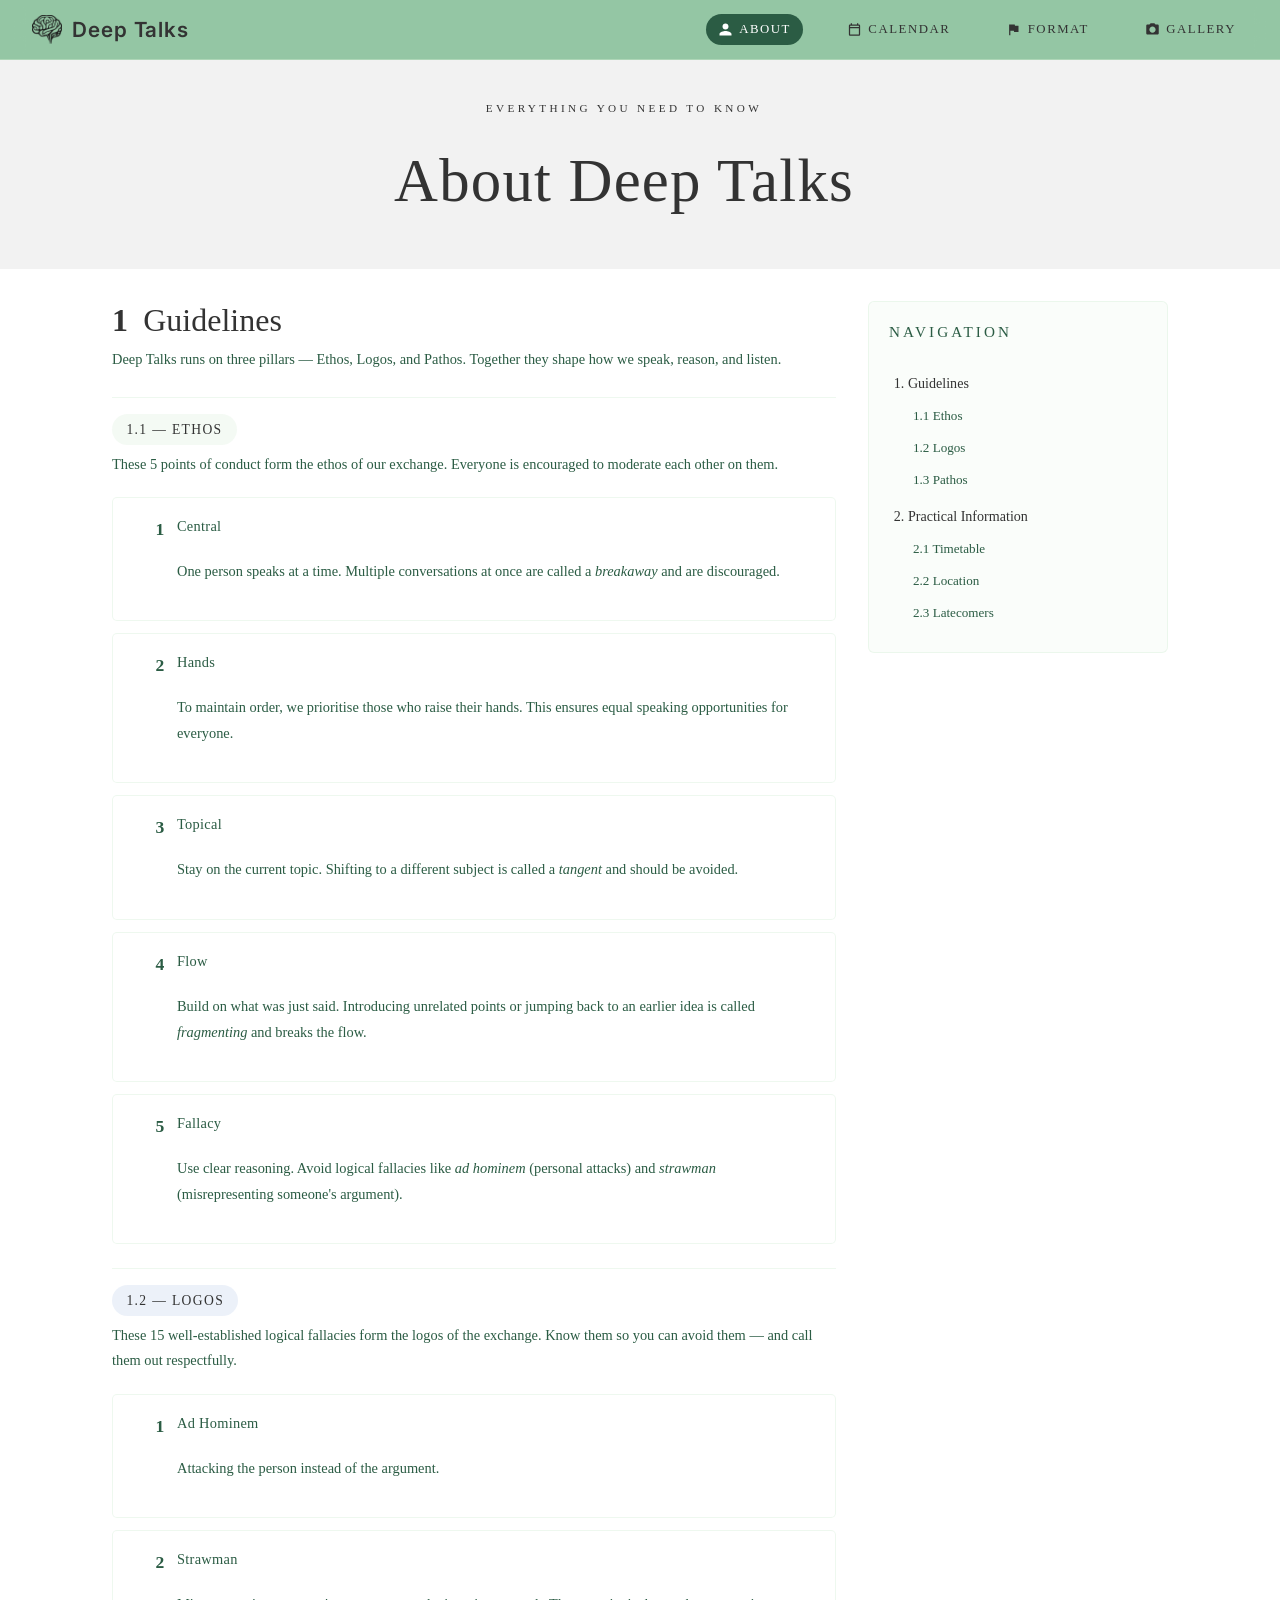
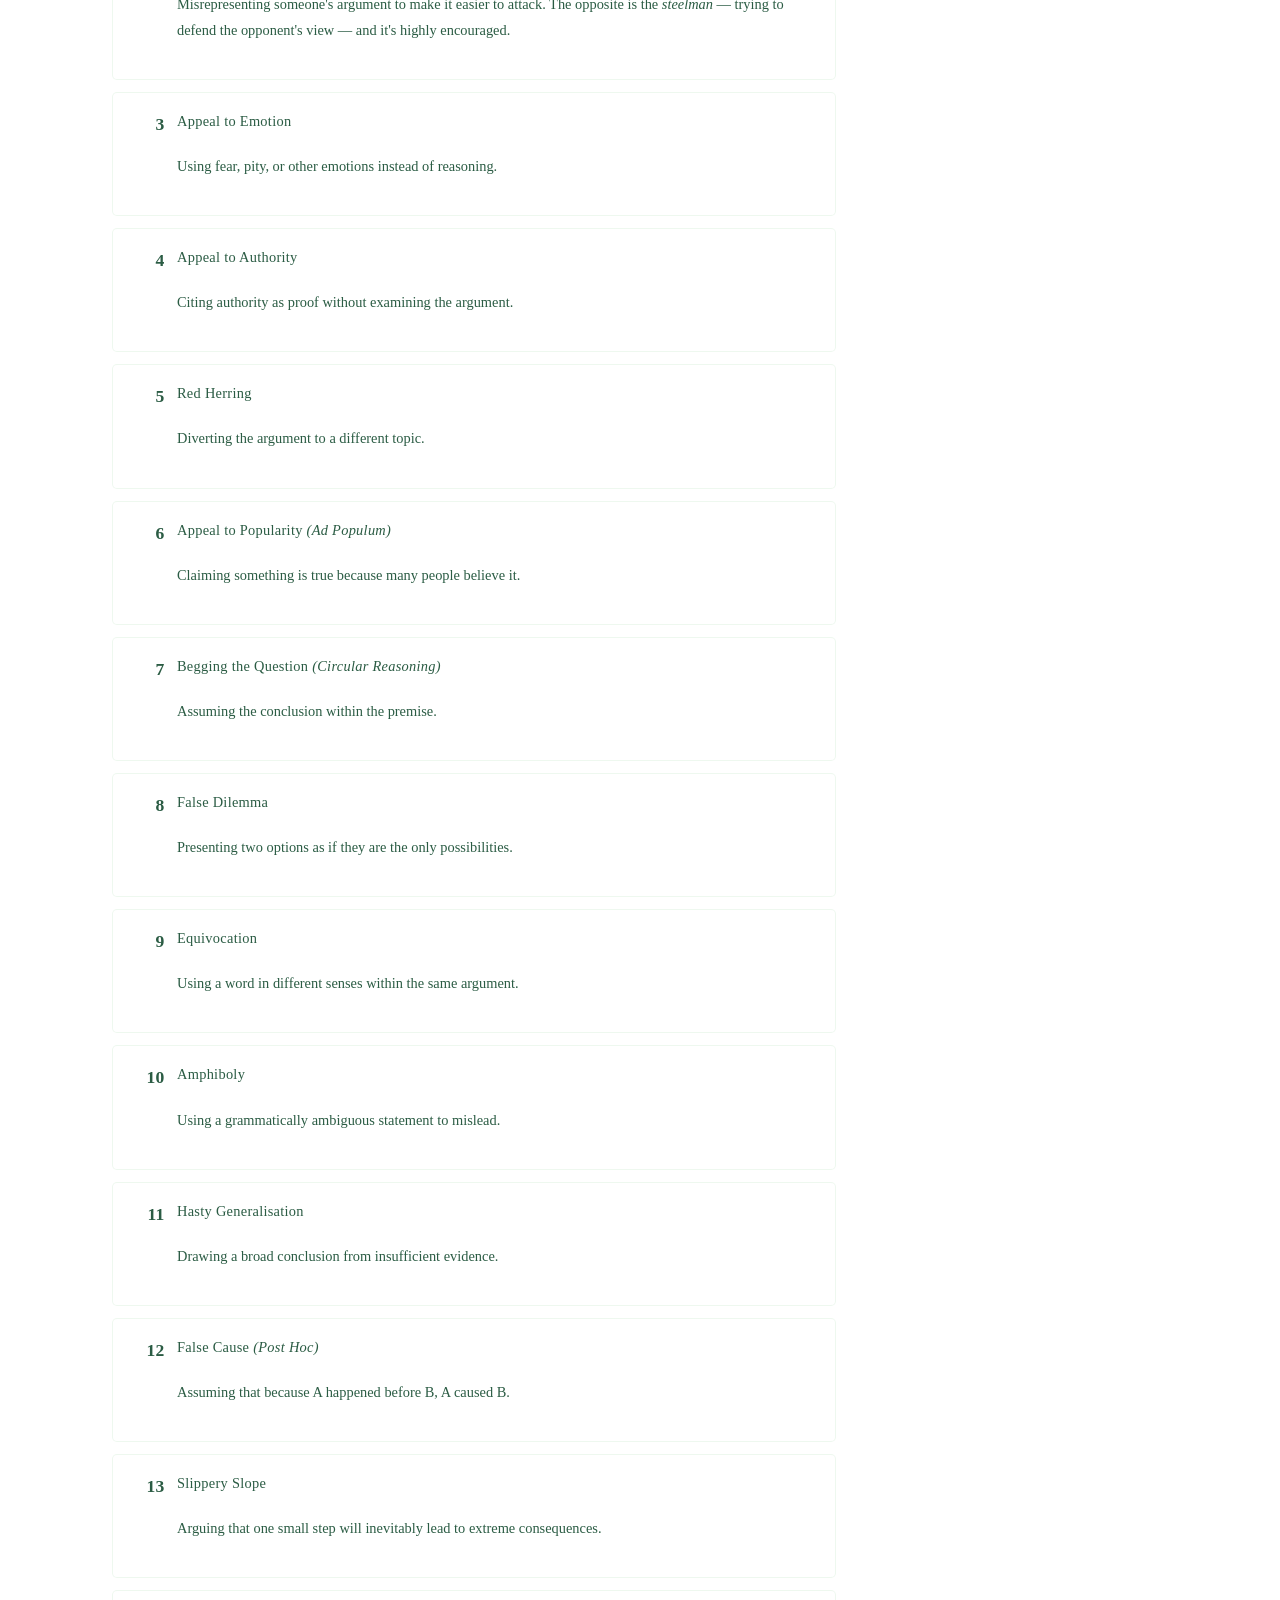
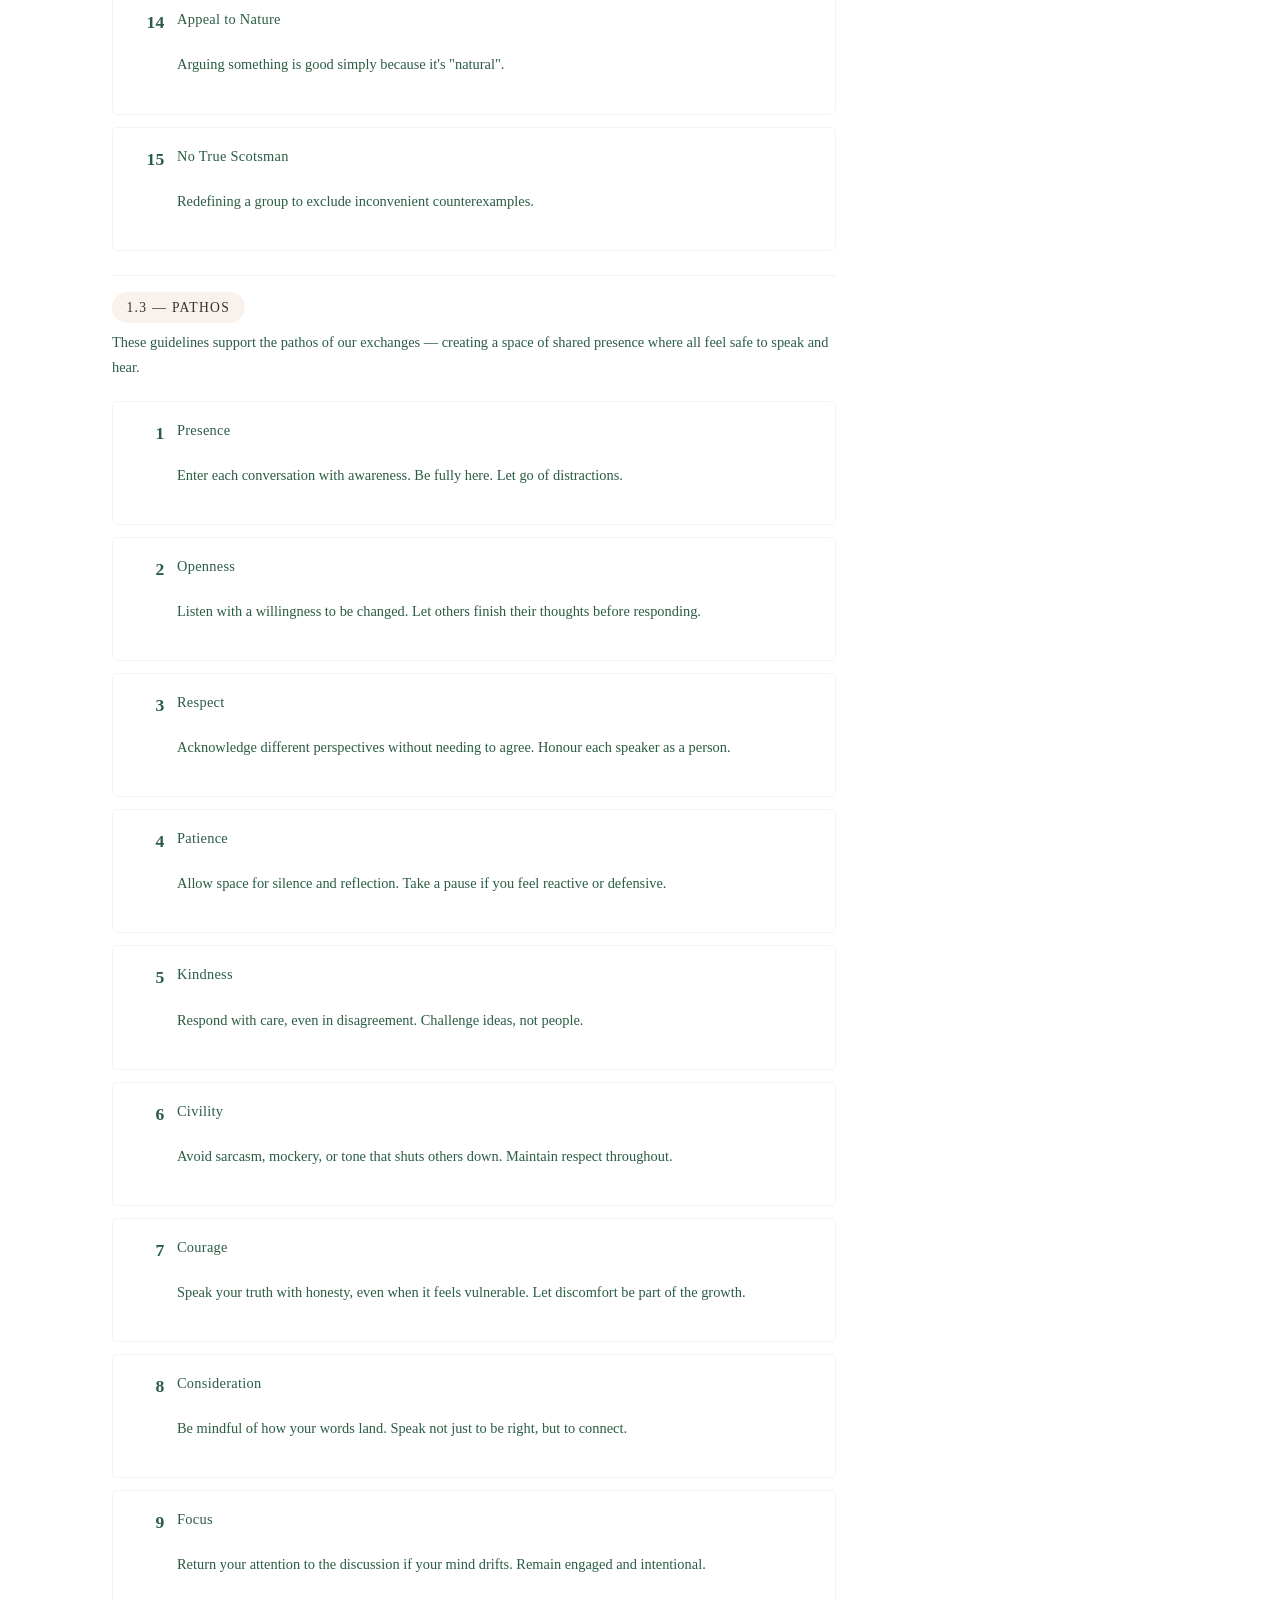
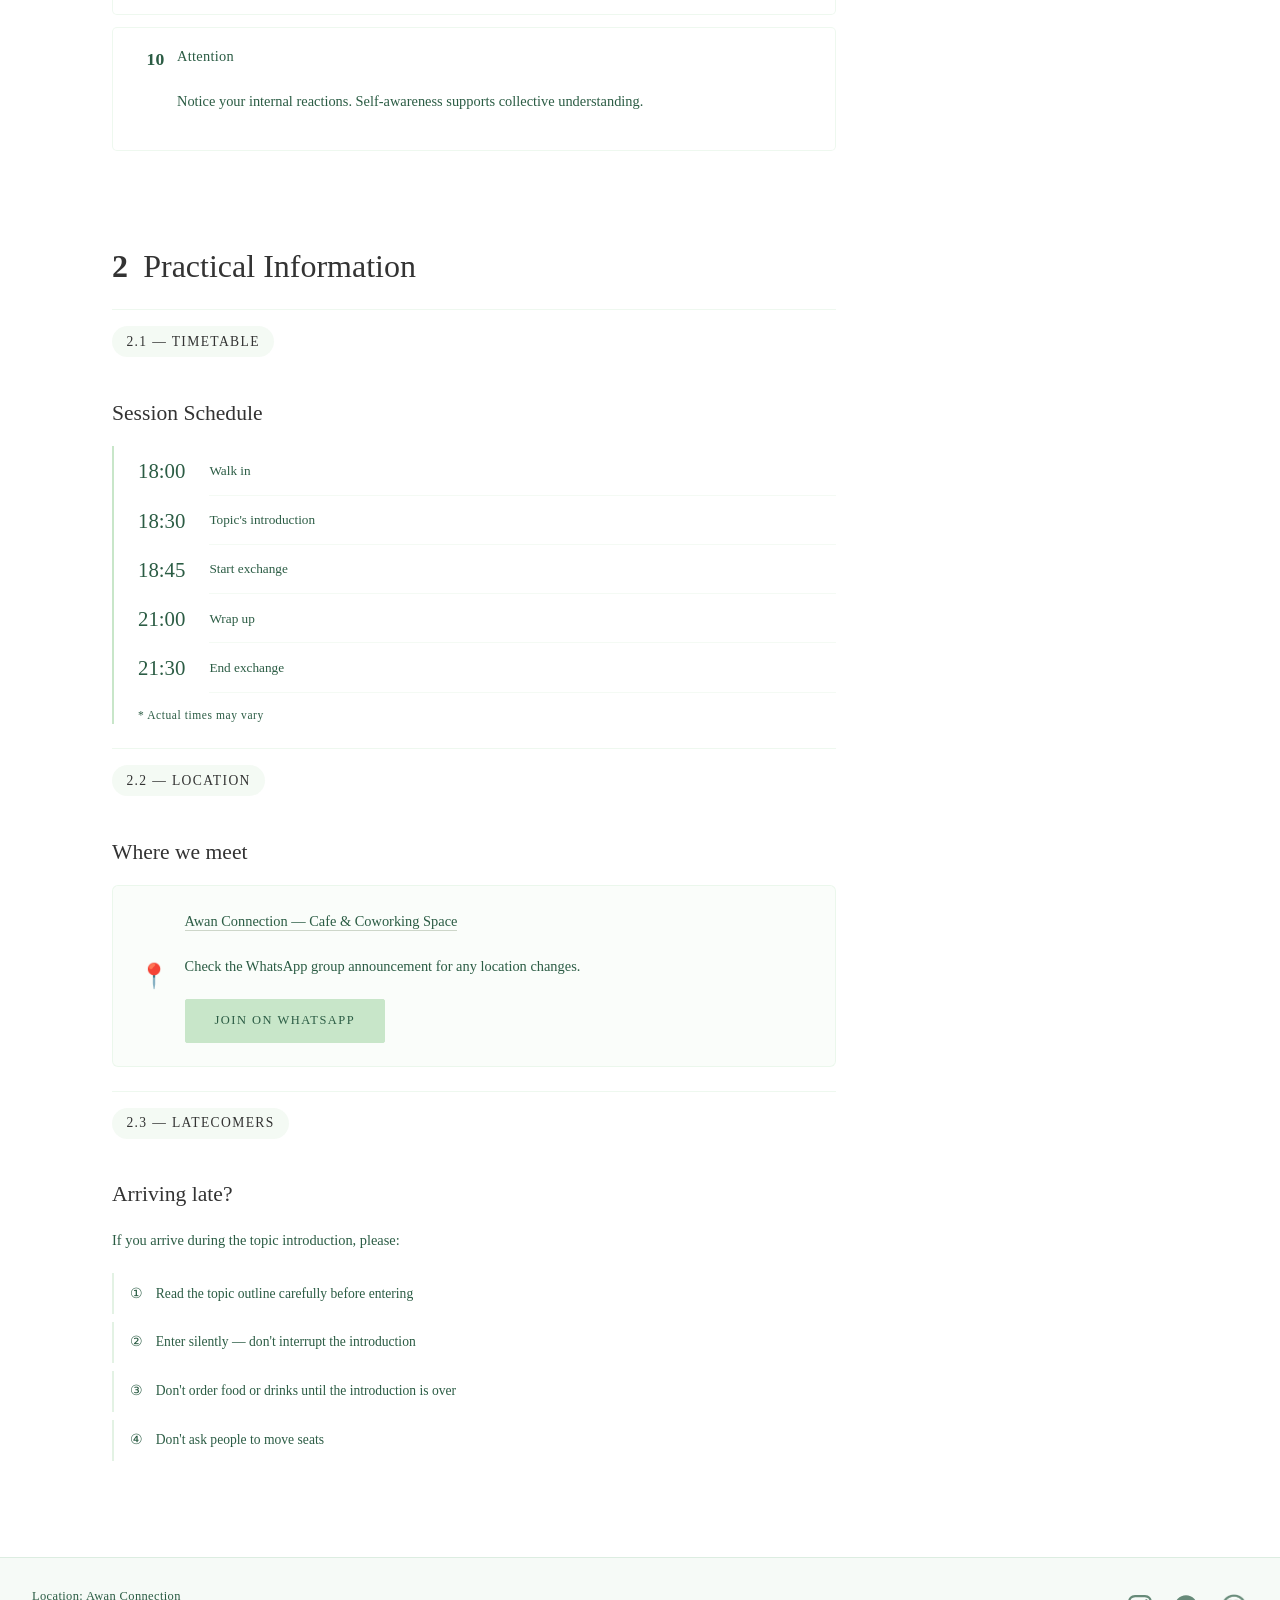
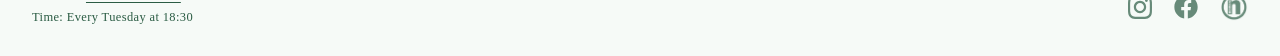
<file: about.html>
<!DOCTYPE html>
<html lang="en">
<head>
  <meta charset="UTF-8" />
  <meta name="viewport" content="width=device-width, initial-scale=1.0" />
  <title>About — Deep Talks</title>
  <!-- Open Graph / Social sharing -->
  <meta property="og:type" content="website" />
  <meta property="og:title" content="About — Deep Talks" />
  <meta property="og:description" content="Group circle discussions in Canggu, Bali. A community for meaningful conversations." />
  <meta property="og:url" content="https://deeptalkscanggu.github.io/about.html" />
  <meta property="og:image" content="https://deeptalkscanggu.github.io/images/deeptalks-green.webp" />
  <link rel="icon" href="images/favicon.webp" type="image/webp" />
  <link rel="preconnect" href="https://fonts.googleapis.com" />
  <link rel="preconnect" href="https://fonts.gstatic.com" crossorigin />
  <link rel="stylesheet" href="https://fonts.googleapis.com/css2?family=Inter:wght@400;600&display=swap" />
  <link rel="stylesheet" href="style.css" />
  <style>
    /* ── TOC ── */
    .toc {
      display: block;
      position: static;
      background: rgba(200,230,201,0.1);
      border: 1px solid rgba(200,230,201,0.3);
      border-radius: 6px;
      padding: 1.3rem 1.6rem;
      margin: 1.5rem 0 2.5rem;
    }
    .toc ol {
      list-style: none;
      padding: 0;
      counter-reset: toc-section;
    }
    .toc > ol > li {
      margin-bottom: 0.75rem;
    }
    .toc a {
      color: var(--grey-dark);
      text-decoration: none;
      font-size: 0.88rem;
      transition: background 0.25s, color 0.25s, padding 0.25s;
      border-radius: 4px;
      padding: 0.1rem 0.3rem;
    }
    .toc a:hover { background: var(--green-dark); color: white; padding: 0.2rem 0.5rem; }
    .toc-title {
      font-size: 0.65rem;
      letter-spacing: 0.2em;
      text-transform: uppercase;
      color: var(--grey-soft);
      margin-bottom: 0.75rem;
    }
    .toc ol ol {
      margin-top: 0.4rem;
      margin-left: 1.2rem;
    }
    .toc ol ol li { margin-bottom: 0.4rem; }
    .toc ol ol a { font-size: 0.82rem; color: var(--green-dark); transition: background 0.25s, color 0.25s, padding 0.25s; border-radius: 4px; padding: 0.1rem 0.3rem; }
    .toc ol ol a:hover { background: var(--green-dark); color: white; padding: 0.2rem 0.5rem; }

    .about-page-hero {
      background: #f2f2f2;
      background-image: none;
      min-height: 200px;
      padding: calc(60px + 2.5rem) 2rem 2.5rem;
      margin-top: 0;
      justify-content: center;
      text-align: center;
      align-items: center;
    }

    .page-hero.about-page-hero .page-hero-eyebrow {
      color: var(--grey-dark);
      margin-bottom: 0.85rem;
    }

    .page-hero.about-page-hero + .content-section {
      padding-top: 0.5rem;
    }

    .about-section .section-tag {
      color: var(--grey-dark);
    }

    .location-name a {
      color: inherit;
      text-decoration: none;
      border-bottom: 1px solid rgba(120,140,110,0.35);
      padding-bottom: 1px;
    }

    @media (min-width: 980px) {
      .page-hero.about-page-hero {
        text-align: center;
        align-items: center;
        padding-left: 0;
      }
      .page-hero.about-page-hero .page-hero-eyebrow,
      .page-hero.about-page-hero h1 {
        max-width: 720px;
      }

      .content-section {
        max-width: 1120px !important;
        margin: 0 auto;
        padding: 2rem 2rem 2rem !important;
        display: grid;
        grid-template-columns: minmax(0, 1fr) 300px;
        grid-template-rows: auto;
        gap: 2rem;
        align-items: start;
      }

      .toc {
        margin: 0;
        position: sticky;
        top: 76px;
        align-self: start;
        grid-column: 2;
        grid-row: 1 / span 2;
        height: fit-content;
        padding: 1rem 1.25rem;
      }

      .about-section {
        grid-column: 1;
      }
    }

    .mobile-toc-wrapper {
      display: none;
    }

    @media (max-width: 979px) {
      .page-hero.about-page-hero {
        min-height: 160px;
        padding: calc(60px + 2rem) 2rem 2rem;
      }
      .content-section {
        display: block;
        max-width: 820px;
        margin: 0 auto;
        padding: 1.5rem 2rem 2rem;
      }
      .toc {
        display: none;
      }
      .mobile-toc-wrapper {
        display: block;
        max-width: 820px;
        margin: 1.5rem auto;
        padding: 1.3rem 1.6rem;
        background: rgba(200,230,201,0.1);
        border: 1px solid rgba(200,230,201,0.3);
        border-radius: 6px;
      }
      .mobile-toc-wrapper .toc-title { text-align: right; font-size: 0.95rem; letter-spacing: 0.2em; text-transform: uppercase; color: var(--green-dark); margin-bottom: 0.75rem; }
      .mobile-toc-list {
        list-style: none;
        text-align: right;
        padding: 0;
        margin: 0;
      }
      .mobile-toc-list li { margin-bottom: 0.75rem; }
      .mobile-toc-list ol { list-style: none; padding: 0; margin: 0.4rem 0 0 0; }
      .mobile-toc-list ol li { margin-bottom: 0.4rem; }
      .mobile-toc-list a { color: var(--grey-dark); text-decoration: none; font-size: 0.88rem; border-radius: 4px; padding: 0.1rem 0.3rem; transition: background 0.25s, color 0.25s, padding 0.25s; }
      .mobile-toc-list a:hover { background: var(--green-dark); color: white; padding: 0.2rem 0.5rem; }
      .mobile-toc-list ol a { font-size: 0.88rem; color: var(--green-dark); border-radius: 4px; padding: 0.1rem 0.3rem; transition: background 0.25s, color 0.25s, padding 0.25s; }
      .mobile-toc-list ol a:hover { background: var(--green-dark); color: white; padding: 0.2rem 0.5rem; }
    }

    /* ── SECTION HEADINGS ── */
    .about-section { margin-bottom: 4rem; }

    .section-heading {
      display: flex;
      align-items: baseline;
      gap: 0.75rem;
      margin-bottom: 0.5rem;
    }

    .section-number {
      font-size: 2rem;
      letter-spacing: 0.1em;
      color: var(--grey-dark);
      font-weight: 700;
      line-height: 1.2;
      flex-shrink: 0;
    }

    .about-section h2 {
      font-family: 'Times New Roman', serif;
      font-size: 2rem;
      font-weight: 400;
      color: var(--grey-dark);
      margin: 0;
      line-height: 1.2;
    }

    .about-section h3 {
      font-family: 'Times New Roman', serif;
      font-size: 1.35rem;
      font-weight: 400;
      color: var(--grey-dark);
      margin: 2rem 0 1rem;
    }

    .about-section p {
      color: var(--green-dark);
      font-size: 0.9rem;
      line-height: 1.8;
      margin-bottom: 1.2rem;
    }

    /* ── RULE CARDS ── */
    .rules-grid {
      display: grid;
      gap: 0.75rem;
      margin-top: 1rem;
    }

    .rule-card {
      display: grid;
      grid-template-columns: 2rem 1fr;
      gap: 0.8rem;
      align-items: start;
      background: rgba(255,255,255,0.8);
      border: 1px solid rgba(200,230,201,0.3);
      border-radius: 5px;
      padding: 1rem 1.2rem;
      transition: border-color 0.2s, background 0.2s;
    }

    .rule-card:hover {
      border-color: rgba(200,230,201,0.5);
      background: rgba(200,230,201,0.1);
    }

    .rule-num {
      font-family: 'Times New Roman', serif;
      font-size: 1.1rem;
      color: var(--green-dark);
      font-weight: 600;
      text-align: right;
      padding-top: 1px;
    }

    .rule-body {}

    .rule-name {
      font-size: 0.85rem;
      font-weight: 500;
      color: var(--grey-dark);
      letter-spacing: 0.02em;
      margin-bottom: 0.25rem;
    }

    .rule-desc {
      font-size: 0.8rem;
      color: var(--green-dark);
      line-height: 1.6;
      margin: 0;
    }

    /* ── TIMETABLE ── */
    .timetable {
      display: grid;
      grid-template-columns: auto 1fr;
      gap: 0 1.5rem;
      margin-top: 1rem;
      border-left: 2px solid var(--green-mid);
      padding-left: 1.5rem;
    }

    .time-slot-time {
      font-family: 'Times New Roman', serif;
      font-size: 1.3rem;
      color: var(--green-dark);
      padding: 0.5rem 0;
      white-space: nowrap;
    }

    .time-slot-label {
      font-size: 0.83rem;
      color: var(--green-dark);
      padding: 0.5rem 0;
      display: flex;
      align-items: center;
      border-bottom: 1px solid rgba(200,230,201,0.2);
    }

    .timetable-note {
      grid-column: 1 / -1;
      font-size: 0.72rem;
      color: var(--green-dark);
      margin-top: 0.8rem;
      letter-spacing: 0.05em;
    }

    /* ── LOCATION CARD ── */
    .location-card {
      background: rgba(200,230,201,0.1);
      border: 1px solid rgba(200,230,201,0.3);
      border-radius: 6px;
      padding: 1.4rem 1.6rem;
      display: flex;
      align-items: center;
      gap: 1rem;
      margin-top: 1rem;
    }

    .location-icon { font-size: 1.5rem; }

    .location-name {
      font-family: 'Times New Roman', serif;
      font-size: 1.2rem;
      color: var(--grey-dark);
    }

    .location-sub {
      font-size: 0.78rem;
      color: var(--green-dark);
      margin-top: 0.2rem;
    }

    /* ── LATECOMERS ── */
    .latecomer-steps {
      list-style: none;
      margin-top: 1rem;
      display: flex;
      flex-direction: column;
      gap: 0.5rem;
    }

    .latecomer-steps li {
      display: flex;
      gap: 0.8rem;
      align-items: flex-start;
      font-size: 0.85rem;
      color: var(--green-dark);
      padding: 0.6rem 1rem;
      border-left: 2px solid rgba(200,230,201,0.5);
    }

    .step-icon { color: var(--green-dark); font-style: normal; flex-shrink: 0; }

    /* ── DIVIDER ── */
    .about-divider {
      border: none;
      border-top: 1px solid rgba(200,230,201,0.3);
      margin: 1.5rem 0 1rem;
    }

    /* ── PATHOS / ETHOS COLOURS ── */
    .tag-ethos  { background: rgba(200,230,201,0.2); color: var(--green-mid); }
    .tag-logos  { background: rgba(100,140,200,0.12); color: #9ab4e8; }
    .tag-pathos { background: rgba(200,140,100,0.12); color: #e8c49a; }

    .about-section .section-tag,
    .about-section .section-tag.tag-ethos,
    .about-section .section-tag.tag-logos,
    .about-section .section-tag.tag-pathos {
      color: var(--grey-dark);
    }

    .section-tag {
      display: inline-block;
      font-size: 0.85rem;
      letter-spacing: 0.1em;
      text-transform: uppercase;
      padding: 0.3rem 0.9rem;
      border-radius: 20px;
      margin-bottom: 0.4rem;
    }
  </style>
</head>
<body>

  <nav id="nav-root"></nav>

  <section class="page-hero about-page-hero">
    <p class="page-hero-eyebrow">Everything You Need To Know</p>
    <h1>About Deep Talks</h1>
  </section>

  <div class="mobile-toc-wrapper">
    <p class="toc-title">Navigation</p>
    <ol class="mobile-toc-list">
      <li><a href="#guidelines">Guidelines 1</a>
        <ol>
          <li><a href="#ethos">Ethos 1.1</a></li>
          <li><a href="#logos">Logos 1.2</a></li>
          <li><a href="#pathos">Pathos 1.3</a></li>
        </ol>
      </li>
      <li><a href="#practical">Practical Information 2</a>
        <ol>
          <li><a href="#timetable">Timetable 2.1</a></li>
          <li><a href="#location">Location 2.2</a></li>
          <li><a href="#latecomers">Latecomers 2.3</a></li>
        </ol>
      </li>
    </ol>
  </div>

  <div class="content-section" style="max-width: 820px;">

    <!-- TABLE OF CONTENTS -->
    <nav class="toc" aria-label="Table of contents">
      <p class="toc-title">Navigation</p>
      <ol>
        <li>
          <a href="#guidelines">1. Guidelines</a>
          <ol>
            <li><a href="#ethos">1.1 Ethos</a></li>
            <li><a href="#logos">1.2 Logos</a></li>
            <li><a href="#pathos">1.3 Pathos</a></li>
          </ol>
        </li>
        <li>
          <a href="#practical">2. Practical Information</a>
          <ol>
            <li><a href="#timetable">2.1 Timetable</a></li>
            <li><a href="#location">2.2 Location</a></li>
            <li><a href="#latecomers">2.3 Latecomers</a></li>
          </ol>
        </li>
      </ol>
    </nav>

    <!-- ── 1. GUIDELINES ── -->
    <div class="about-section" id="guidelines">
      <div class="section-heading">
        <span class="section-number">1</span>
        <h2>Guidelines</h2>
      </div>
      <p>Deep Talks runs on three pillars — Ethos, Logos, and Pathos. Together they shape how we speak, reason, and listen.</p>

      <!-- 1.1 ETHOS -->
      <hr class="about-divider" id="ethos" />
      <span class="section-tag tag-ethos">1.1 — Ethos</span>
      <p>These 5 points of conduct form the ethos of our exchange. Everyone is encouraged to moderate each other on them.</p>

      <div class="rules-grid">
        <div class="rule-card">
          <span class="rule-num">1</span>
          <div class="rule-body">
            <p class="rule-name">Central</p>
            <p class="rule-desc">One person speaks at a time. Multiple conversations at once are called a <em>breakaway</em> and are discouraged.</p>
          </div>
        </div>
        <div class="rule-card">
          <span class="rule-num">2</span>
          <div class="rule-body">
            <p class="rule-name">Hands</p>
            <p class="rule-desc">To maintain order, we prioritise those who raise their hands. This ensures equal speaking opportunities for everyone.</p>
          </div>
        </div>
        <div class="rule-card">
          <span class="rule-num">3</span>
          <div class="rule-body">
            <p class="rule-name">Topical</p>
            <p class="rule-desc">Stay on the current topic. Shifting to a different subject is called a <em>tangent</em> and should be avoided.</p>
          </div>
        </div>
        <div class="rule-card">
          <span class="rule-num">4</span>
          <div class="rule-body">
            <p class="rule-name">Flow</p>
            <p class="rule-desc">Build on what was just said. Introducing unrelated points or jumping back to an earlier idea is called <em>fragmenting</em> and breaks the flow.</p>
          </div>
        </div>
        <div class="rule-card">
          <span class="rule-num">5</span>
          <div class="rule-body">
            <p class="rule-name">Fallacy</p>
            <p class="rule-desc">Use clear reasoning. Avoid logical fallacies like <em>ad hominem</em> (personal attacks) and <em>strawman</em> (misrepresenting someone's argument).</p>
          </div>
        </div>
      </div>

      <!-- 1.2 LOGOS -->
      <hr class="about-divider" id="logos" />
      <span class="section-tag tag-logos">1.2 — Logos</span>
      <p>These 15 well-established logical fallacies form the logos of the exchange. Know them so you can avoid them — and call them out respectfully.</p>

      <div class="rules-grid">
        <div class="rule-card">
          <span class="rule-num">1</span>
          <div class="rule-body">
            <p class="rule-name">Ad Hominem</p>
            <p class="rule-desc">Attacking the person instead of the argument.</p>
          </div>
        </div>
        <div class="rule-card">
          <span class="rule-num">2</span>
          <div class="rule-body">
            <p class="rule-name">Strawman</p>
            <p class="rule-desc">Misrepresenting someone's argument to make it easier to attack. The opposite is the <em>steelman</em> — trying to defend the opponent's view — and it's highly encouraged.</p>
          </div>
        </div>
        <div class="rule-card">
          <span class="rule-num">3</span>
          <div class="rule-body">
            <p class="rule-name">Appeal to Emotion</p>
            <p class="rule-desc">Using fear, pity, or other emotions instead of reasoning.</p>
          </div>
        </div>
        <div class="rule-card">
          <span class="rule-num">4</span>
          <div class="rule-body">
            <p class="rule-name">Appeal to Authority</p>
            <p class="rule-desc">Citing authority as proof without examining the argument.</p>
          </div>
        </div>
        <div class="rule-card">
          <span class="rule-num">5</span>
          <div class="rule-body">
            <p class="rule-name">Red Herring</p>
            <p class="rule-desc">Diverting the argument to a different topic.</p>
          </div>
        </div>
        <div class="rule-card">
          <span class="rule-num">6</span>
          <div class="rule-body">
            <p class="rule-name">Appeal to Popularity <em>(Ad Populum)</em></p>
            <p class="rule-desc">Claiming something is true because many people believe it.</p>
          </div>
        </div>
        <div class="rule-card">
          <span class="rule-num">7</span>
          <div class="rule-body">
            <p class="rule-name">Begging the Question <em>(Circular Reasoning)</em></p>
            <p class="rule-desc">Assuming the conclusion within the premise.</p>
          </div>
        </div>
        <div class="rule-card">
          <span class="rule-num">8</span>
          <div class="rule-body">
            <p class="rule-name">False Dilemma</p>
            <p class="rule-desc">Presenting two options as if they are the only possibilities.</p>
          </div>
        </div>
        <div class="rule-card">
          <span class="rule-num">9</span>
          <div class="rule-body">
            <p class="rule-name">Equivocation</p>
            <p class="rule-desc">Using a word in different senses within the same argument.</p>
          </div>
        </div>
        <div class="rule-card">
          <span class="rule-num">10</span>
          <div class="rule-body">
            <p class="rule-name">Amphiboly</p>
            <p class="rule-desc">Using a grammatically ambiguous statement to mislead.</p>
          </div>
        </div>
        <div class="rule-card">
          <span class="rule-num">11</span>
          <div class="rule-body">
            <p class="rule-name">Hasty Generalisation</p>
            <p class="rule-desc">Drawing a broad conclusion from insufficient evidence.</p>
          </div>
        </div>
        <div class="rule-card">
          <span class="rule-num">12</span>
          <div class="rule-body">
            <p class="rule-name">False Cause <em>(Post Hoc)</em></p>
            <p class="rule-desc">Assuming that because A happened before B, A caused B.</p>
          </div>
        </div>
        <div class="rule-card">
          <span class="rule-num">13</span>
          <div class="rule-body">
            <p class="rule-name">Slippery Slope</p>
            <p class="rule-desc">Arguing that one small step will inevitably lead to extreme consequences.</p>
          </div>
        </div>
        <div class="rule-card">
          <span class="rule-num">14</span>
          <div class="rule-body">
            <p class="rule-name">Appeal to Nature</p>
            <p class="rule-desc">Arguing something is good simply because it's "natural".</p>
          </div>
        </div>
        <div class="rule-card">
          <span class="rule-num">15</span>
          <div class="rule-body">
            <p class="rule-name">No True Scotsman</p>
            <p class="rule-desc">Redefining a group to exclude inconvenient counterexamples.</p>
          </div>
        </div>
      </div>

      <!-- 1.3 PATHOS -->
      <hr class="about-divider" id="pathos" />
      <span class="section-tag tag-pathos">1.3 — Pathos</span>
      <p>These guidelines support the pathos of our exchanges — creating a space of shared presence where all feel safe to speak and hear.</p>

      <div class="rules-grid">
        <div class="rule-card">
          <span class="rule-num">1</span>
          <div class="rule-body">
            <p class="rule-name">Presence</p>
            <p class="rule-desc">Enter each conversation with awareness. Be fully here. Let go of distractions.</p>
          </div>
        </div>
        <div class="rule-card">
          <span class="rule-num">2</span>
          <div class="rule-body">
            <p class="rule-name">Openness</p>
            <p class="rule-desc">Listen with a willingness to be changed. Let others finish their thoughts before responding.</p>
          </div>
        </div>
        <div class="rule-card">
          <span class="rule-num">3</span>
          <div class="rule-body">
            <p class="rule-name">Respect</p>
            <p class="rule-desc">Acknowledge different perspectives without needing to agree. Honour each speaker as a person.</p>
          </div>
        </div>
        <div class="rule-card">
          <span class="rule-num">4</span>
          <div class="rule-body">
            <p class="rule-name">Patience</p>
            <p class="rule-desc">Allow space for silence and reflection. Take a pause if you feel reactive or defensive.</p>
          </div>
        </div>
        <div class="rule-card">
          <span class="rule-num">5</span>
          <div class="rule-body">
            <p class="rule-name">Kindness</p>
            <p class="rule-desc">Respond with care, even in disagreement. Challenge ideas, not people.</p>
          </div>
        </div>
        <div class="rule-card">
          <span class="rule-num">6</span>
          <div class="rule-body">
            <p class="rule-name">Civility</p>
            <p class="rule-desc">Avoid sarcasm, mockery, or tone that shuts others down. Maintain respect throughout.</p>
          </div>
        </div>
        <div class="rule-card">
          <span class="rule-num">7</span>
          <div class="rule-body">
            <p class="rule-name">Courage</p>
            <p class="rule-desc">Speak your truth with honesty, even when it feels vulnerable. Let discomfort be part of the growth.</p>
          </div>
        </div>
        <div class="rule-card">
          <span class="rule-num">8</span>
          <div class="rule-body">
            <p class="rule-name">Consideration</p>
            <p class="rule-desc">Be mindful of how your words land. Speak not just to be right, but to connect.</p>
          </div>
        </div>
        <div class="rule-card">
          <span class="rule-num">9</span>
          <div class="rule-body">
            <p class="rule-name">Focus</p>
            <p class="rule-desc">Return your attention to the discussion if your mind drifts. Remain engaged and intentional.</p>
          </div>
        </div>
        <div class="rule-card">
          <span class="rule-num">10</span>
          <div class="rule-body">
            <p class="rule-name">Attention</p>
            <p class="rule-desc">Notice your internal reactions. Self-awareness supports collective understanding.</p>
          </div>
        </div>
      </div>
    </div>

    <!-- ── 2. PRACTICAL INFORMATION ── -->
    <div class="about-section" id="practical">
      <div class="section-heading">
        <span class="section-number">2</span>
        <h2>Practical Information</h2>
      </div>

      <!-- 2.1 TIMETABLE -->
      <hr class="about-divider" id="timetable" />
      <span class="section-tag tag-ethos">2.1 — Timetable</span>
      <h3>Session Schedule</h3>

      <div class="timetable">
        <span class="time-slot-time">18:00</span>
        <span class="time-slot-label">Walk in</span>

        <span class="time-slot-time">18:30</span>
        <span class="time-slot-label">Topic's introduction</span>

        <span class="time-slot-time">18:45</span>
        <span class="time-slot-label">Start exchange</span>

        <span class="time-slot-time">21:00</span>
        <span class="time-slot-label">Wrap up</span>

        <span class="time-slot-time">21:30</span>
        <span class="time-slot-label">End exchange</span>

        <span class="timetable-note">* Actual times may vary</span>
      </div>

      <!-- 2.2 LOCATION -->
      <hr class="about-divider" id="location" />
      <span class="section-tag tag-ethos">2.2 — Location</span>
      <h3>Where we meet</h3>

      <div class="location-card">
        <span class="location-icon">📍</span>
        <div>
          <p class="location-name"><a href="https://maps.app.goo.gl/g7SFhJDFu26mUhKx5" target="_blank" rel="noopener">Awan Connection — Cafe &amp; Coworking Space</a></p>
          <p class="location-sub">Check the WhatsApp group announcement for any location changes.</p>
      <div style="margin-top:1rem;">
        <a class="btn-solid" data-wa-group="deeptalks" target="_blank" rel="noopener">Join on WhatsApp</a>
      </div>
        </div>
      </div>

      <!-- 2.3 LATECOMERS -->
      <hr class="about-divider" id="latecomers" />
      <span class="section-tag tag-ethos">2.3 — Latecomers</span>
      <h3>Arriving late?</h3>
      <p>If you arrive during the topic introduction, please:</p>

      <ul class="latecomer-steps">
        <li>
          <em class="step-icon">①</em>
          Read the topic outline carefully before entering
        </li>
        <li>
          <em class="step-icon">②</em>
          Enter silently — don't interrupt the introduction
        </li>
        <li>
          <em class="step-icon">③</em>
          Don't order food or drinks until the introduction is over
        </li>
        <li>
          <em class="step-icon">④</em>
          Don't ask people to move seats
        </li>
      </ul>
    </div>

  </div>

  <footer id="footer-root"></footer>
  <script src="js/components.js"></script>
  <script src="js/links.js"></script>
</body>
</html>
</file>
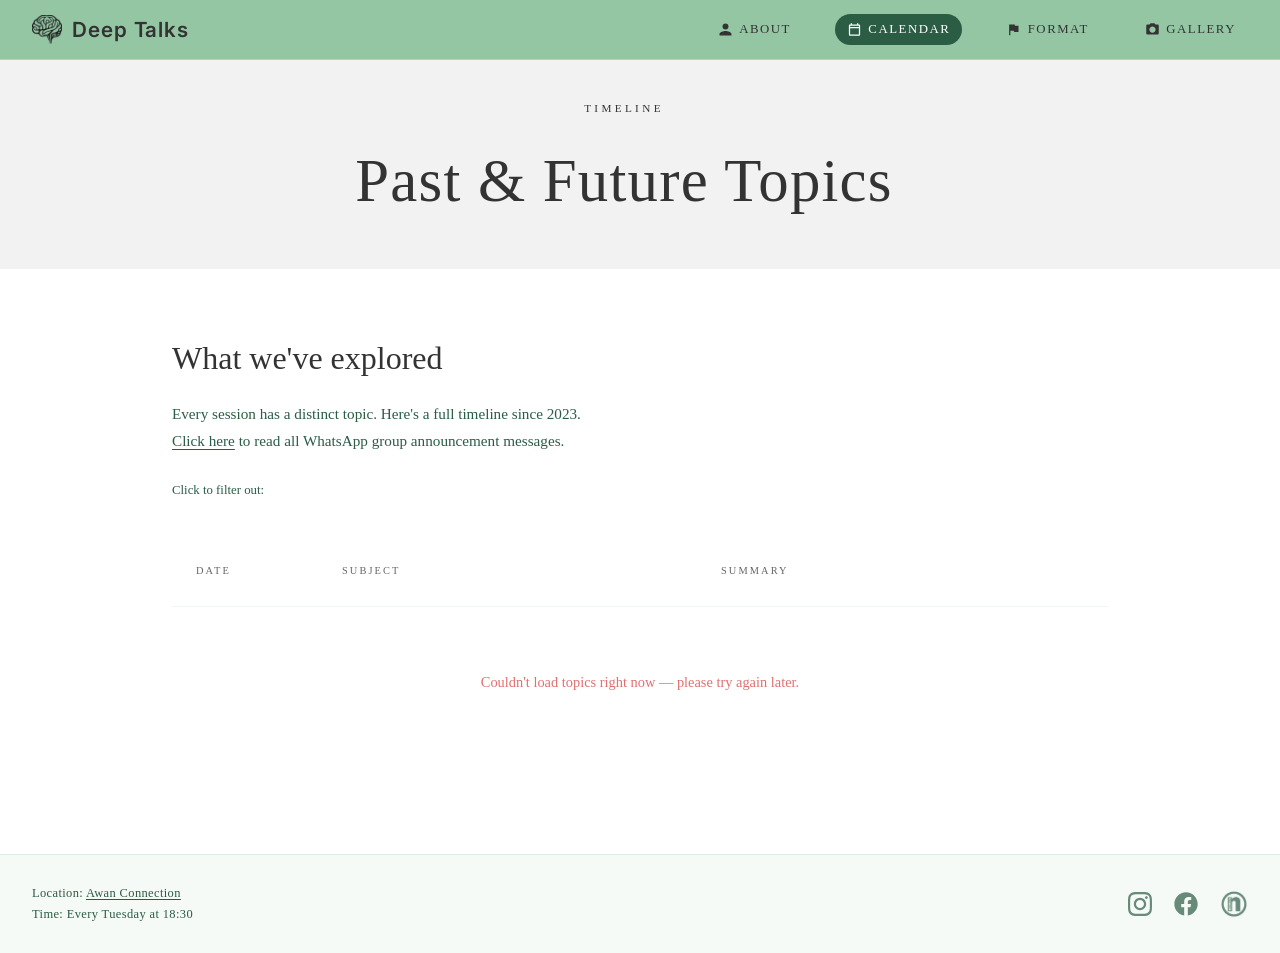
<file: calendar.html>
<!DOCTYPE html>
<html lang="en">
<head>
  <meta charset="UTF-8" />
  <meta name="viewport" content="width=device-width, initial-scale=1.0" />
  <title>Past Topics — Deep Talks</title>
  <!-- Open Graph / Social sharing -->
  <meta property="og:type" content="website" />
  <meta property="og:title" content="Calendar — Deep Talks" />
  <meta property="og:description" content="Group circle discussions in Canggu, Bali. A community for meaningful conversations." />
  <meta property="og:url" content="https://deeptalkscanggu.github.io/calendar.html" />
  <meta property="og:image" content="https://deeptalkscanggu.github.io/images/deeptalks-green.webp" />
  <link rel="icon" href="images/favicon.webp" type="image/webp" />
  <link rel="preconnect" href="https://fonts.googleapis.com" />
  <link rel="preconnect" href="https://fonts.gstatic.com" crossorigin />
  <link rel="stylesheet" href="https://fonts.googleapis.com/css2?family=Inter:wght@400;600&display=swap" />
  <link rel="stylesheet" href="style.css" />
  <style>
    .topics-header {
      display: grid;
      grid-template-columns: 130px 1fr 1fr;
      gap: 1rem;
      padding: 0.6rem 1.5rem;
      font-size: 0.65rem;
      letter-spacing: 0.2em;
      text-transform: uppercase;
      color: var(--grey-mid);
      border-bottom: 1px solid rgba(200,230,201,0.3);
      margin-top: 2.5rem;
    }
    .past-page-hero {
      background: #f2f2f2;
      background-image: none;
      min-height: 200px;
      padding: calc(60px + 2.5rem) 2rem 2.5rem;
      margin-top: 0;
      justify-content: center;
      text-align: center;
      align-items: center;
    }
    .page-hero.past-page-hero .page-hero-eyebrow {
      color: var(--grey-dark);
      margin-bottom: 0.85rem;
    }
    .page-hero.past-page-hero h1 {
      color: var(--grey-dark);
    }
    @media (min-width: 980px) {
      .page-hero.past-page-hero {
        text-align: center;
        align-items: center;
        padding-left: 0;
      }
      .page-hero.past-page-hero .page-hero-eyebrow,
      .page-hero.past-page-hero h1 {
        max-width: 720px;
      }
    }
    @media (max-width: 979px) {
      .page-hero.past-page-hero {
        min-height: 160px;
        padding: calc(60px + 2rem) 2rem 2rem;
      }
    }
    .content-section > .btn-outline {
      margin: 1rem 0 1.5rem;
      display: inline-block;
    }
    .topic-row {
      display: grid;
      grid-template-columns: 130px 1fr 1fr;
      gap: 1rem;
      align-items: start;
      padding: 1.2rem 1.5rem;
      border-bottom: 1px solid rgba(200,230,201,0.2);
      transition: background 0.2s;
      animation: fadeUp 0.5s ease both;
    }
    .topic-row:hover { background: rgba(200,230,201,0.1); }
    .topic-date {
      font-size: 0.78rem;
      color: var(--green-dark);
      font-variant-numeric: tabular-nums;
      padding-top: 3px;
    }
    .topic-subject {
      font-family: 'Times New Roman', serif;
      font-size: 1.2rem;
      font-weight: 400;
      color: var(--grey-dark);
      line-height: 1.3;
    }
    .topic-host {
      font-size: 0.73rem;
      color: var(--green-dark);
      letter-spacing: 0.04em;
      margin-top: 4px;
    }
    .topic-explanation {
      font-size: 0.82rem;
      color: var(--green-dark);
      line-height: 1.6;
    }
.loading-state, .error-state, .empty-state {
      text-align: center;
      padding: 4rem 2rem;
      color: var(--green-dark);
      font-size: 0.9rem;
    }
    .loading-state .spinner {
      width: 28px;
      height: 28px;
      border: 2px solid rgba(200,230,201,0.3);
      border-top-color: var(--green-dark);
      border-radius: 50%;
      animation: spin 0.8s linear infinite;
      margin: 0 auto 1rem;
    }
    .error-state { color: #e07070; }
    .count-badge {
      font-size: 0.72rem;
      color: var(--green-dark);
      letter-spacing: 0.08em;
      margin-top: 0.4rem;
    }
    @keyframes spin { to { transform: rotate(360deg); } }
    .year-banner {
      background: rgba(140, 195, 158, 1);
      text-align: center;
      color: black;
      padding: 0.5rem 1rem;
      font-size: 1.2rem;
      font-weight: bold;
      margin: 1rem 0;
      border-radius: 4px;
    }
    @media (max-width: 680px) {
      .topics-header { display: none; }
      .topic-row {
        grid-template-columns: 1fr;
        gap: 0.4rem;
      }
    }

    .filter-bar {
      display: flex;
      flex-wrap: wrap;
      gap: 0.5rem;
      margin: 0.75rem 0 1.5rem;
    }
    .filter-btn {
      display: inline-flex;
      align-items: center;
      gap: 0.4rem;
      padding: 0.3rem 0.75rem;
      border: 1px solid rgba(140, 195, 158, 0.5);
      border-radius: 999px;
      background: rgba(140, 195, 158, 0.1);
      color: var(--green-dark);
      font-size: 0.75rem;
      cursor: pointer;
      transition: background 0.15s, border-color 0.15s, opacity 0.15s;
      user-select: none;
    }
    .filter-btn:hover {
      background: rgba(140, 195, 158, 0.22);
      border-color: rgba(140, 195, 158, 0.7);
    }
    .filter-btn.hidden-filter {
      opacity: 0.4;
      text-decoration: line-through;
      background: transparent;
    }
    .topic-row.filtered-out {
      display: none;
    }
  </style>
</head>
<body>

  <nav id="nav-root"></nav>

  <section class="page-hero past-page-hero">
    <p class="page-hero-eyebrow">Timeline</p>
    <h1>Past & Future Topics</h1>
  </section>

  <div class="content-section" style="max-width: 1000px;">
    <h2>What we've explored</h2>
    <p>Every session has a distinct topic. Here's a full timeline since 2023.<br><span style="display:inline-block; margin-top:0.4rem;"></span><a href="https://docs.google.com/document/d/1xBx8RmBRYwU-6mp3Hej3AbbIZKCic1efqA3sg_OeXQI/" target="_blank" rel="noopener" style="color: var(--green-dark); text-decoration: underline; text-underline-offset: 3px;">Click here</a> to read all WhatsApp group announcement messages.</p>
    <p class="count-badge" id="topic-count"></p>
    <p style="font-size:0.8rem; color:var(--green-dark); margin: 1.25rem 0 0.4rem;">Click to filter out:</p>
    <div class="filter-bar" id="filter-bar"></div>

    <div class="topics-header">
      <span>Date</span>
      <span>Subject</span>
      <span>Summary</span>
      <span></span>
    </div>

    <div id="topics-container">
      <div class="loading-state">
        <div class="spinner"></div>
        Fetching past topics…
      </div>
    </div>
  </div>

  <footer id="footer-root"></footer>

  <script>
    const SHEET_ID = '1QpzZOz48kldrSdk-oZTo5Kws1HR8j83nCgIzDBUFGW8';
    const GID      = '0';
    const FEED_URL = `https://docs.google.com/spreadsheets/d/${SHEET_ID}/gviz/tq?tqx=out:json&gid=${GID}`;

    async function loadTopics() {
      const container = document.getElementById('topics-container');
      const countEl   = document.getElementById('topic-count');

      try {
        const res  = await fetch(FEED_URL);
        const text = await res.text();

        // Strip JSONP wrapper
        const json = JSON.parse(
          text.match(/google\.visualization\.Query\.setResponse\(([\s\S]*)\)/)[1]
        );

        const rows = json.table?.rows || [];

        // Skip the first row (header/label row in the sheet), filter on subject (col E)
        const topics = rows.slice(1).filter(row => {
          const subj = row.c?.[4]?.v ?? row.c?.[4]?.f;
          return subj && String(subj).trim() !== '';
        });

        if (topics.length === 0) {
          container.innerHTML = '<div class="empty-state">No topics recorded yet — check back after the next session.</div>';
          return;
        }

        countEl.textContent = `${topics.length} session${topics.length !== 1 ? 's' : ''} and counting`;

        // Collect unique column D values for filter buttons
        const withValues = new Set();
        topics.forEach(row => {
          const v = (row.c?.[3]?.v || '').trim();
          if (v) withValues.add(v);
        });

        // Render filter buttons
        const filterBar = document.getElementById('filter-bar');
        if (withValues.size > 0) {
          filterBar.innerHTML = [...withValues].map(val =>
            `<button class="filter-btn" data-filter="${esc(val)}">${esc(val)}</button>`
          ).join('');

          filterBar.querySelectorAll('.filter-btn').forEach(btn => {
            btn.addEventListener('click', () => {
              const val = btn.dataset.filter;
              const isHidden = btn.classList.toggle('hidden-filter');
              container.querySelectorAll('.topic-row').forEach(row => {
                if (row.dataset.with === val) {
                  row.classList.toggle('filtered-out', isHidden);
                }
              });
            });
          });
        }

        const html = topics.map((row, i) => {
          const c       = row.c || [];
          const date    = c[1]?.v || c[1]?.f || '';       // col B — prefer raw Date() value
          const host    = c[2]?.v   || '';                 // col C
          const withContent = (c[3]?.v || '').trim();     // col D
          const subject = c[4]?.v ?? c[4]?.f ?? '';        // col E
          const summary = c[5]?.v ?? c[5]?.f ?? '';        // col F

          return `
            <div class="topic-row" data-with="${esc(withContent)}" style="animation-delay:${i * 0.04}s">
              <span class="topic-date">${esc(fmtDate(date))}</span>
              <div class="topic-info">
                <div class="topic-subject">${esc(subject)}</div>
                ${host ? `<div class="topic-host">${esc(host)}${withContent ? `<span style="color:#111"> with ${esc(withContent)}</span>` : ''}</div>` : ''}
              </div>
              <span class="topic-explanation">${esc(summary)}</span>
            </div>`;
        }).join('');

        container.innerHTML = html;

      } catch (err) {
        console.error(err);
        container.innerHTML = `<div class="error-state">Couldn't load topics right now — please try again later.</div>`;
      }
    }

    function esc(str) {
      return String(str)
        .replace(/&/g, '&amp;')
        .replace(/</g, '&lt;')
        .replace(/>/g, '&gt;')
        .replace(/"/g, '&quot;');
    }

    function fmtDate(raw) {
      if (!raw) return '—';
      const str = String(raw).trim();

      // Google Visualization API date format: "Date(2024,0,15)"
      const m = str.match(/Date\((\d+),(\d+),(\d+)\)/);
      if (m) {
        const d = new Date(+m[1], +m[2], +m[3]);
        return d.toLocaleDateString('en-GB', { day: 'numeric', month: 'short', year: 'numeric' });
      }

      // Numeric parts: DD/MM/YYYY, MM/DD/YYYY, YYYY-MM-DD, etc.
      const parts = str.split(/[\/\-\.]/);
      if (parts.length === 3 && parts.every(p => /^\d+$/.test(p.trim()))) {
        let [p1, p2, p3] = parts.map(p => +p.trim());
        // YYYY-MM-DD (p1 is a 4-digit year)
        if (p1 > 31) {
          const d = new Date(p1, p2 - 1, p3);
          if (!isNaN(d.getTime())) return d.toLocaleDateString('en-GB', { day: 'numeric', month: 'short', year: 'numeric' });
        }
        // DD/MM/YYYY (p3 is a 4-digit year, p2 <= 12)
        let year = p3 < 100 ? p3 + 2000 : p3;
        const tryDMY = new Date(year, p2 - 1, p1);
        if (!isNaN(tryDMY.getTime()) && tryDMY.getMonth() === p2 - 1 && tryDMY.getDate() === p1) {
          return tryDMY.toLocaleDateString('en-GB', { day: 'numeric', month: 'short', year: 'numeric' });
        }
        // MM/DD/YYYY fallback
        const tryMDY = new Date(year, p1 - 1, p2);
        if (!isNaN(tryMDY.getTime()) && tryMDY.getMonth() === p1 - 1 && tryMDY.getDate() === p2) {
          return tryMDY.toLocaleDateString('en-GB', { day: 'numeric', month: 'short', year: 'numeric' });
        }
      }

      // Last resort: let the browser parse it (handles ISO, long-form strings, etc.)
      const d = new Date(str);
      if (!isNaN(d.getTime())) {
        return d.toLocaleDateString('en-GB', { day: 'numeric', month: 'short', year: 'numeric' });
      }

      return str; // Return as-is if nothing worked
    }

    loadTopics();
  </script>

  <script src="js/components.js"></script>
</body>
</html>
</file>
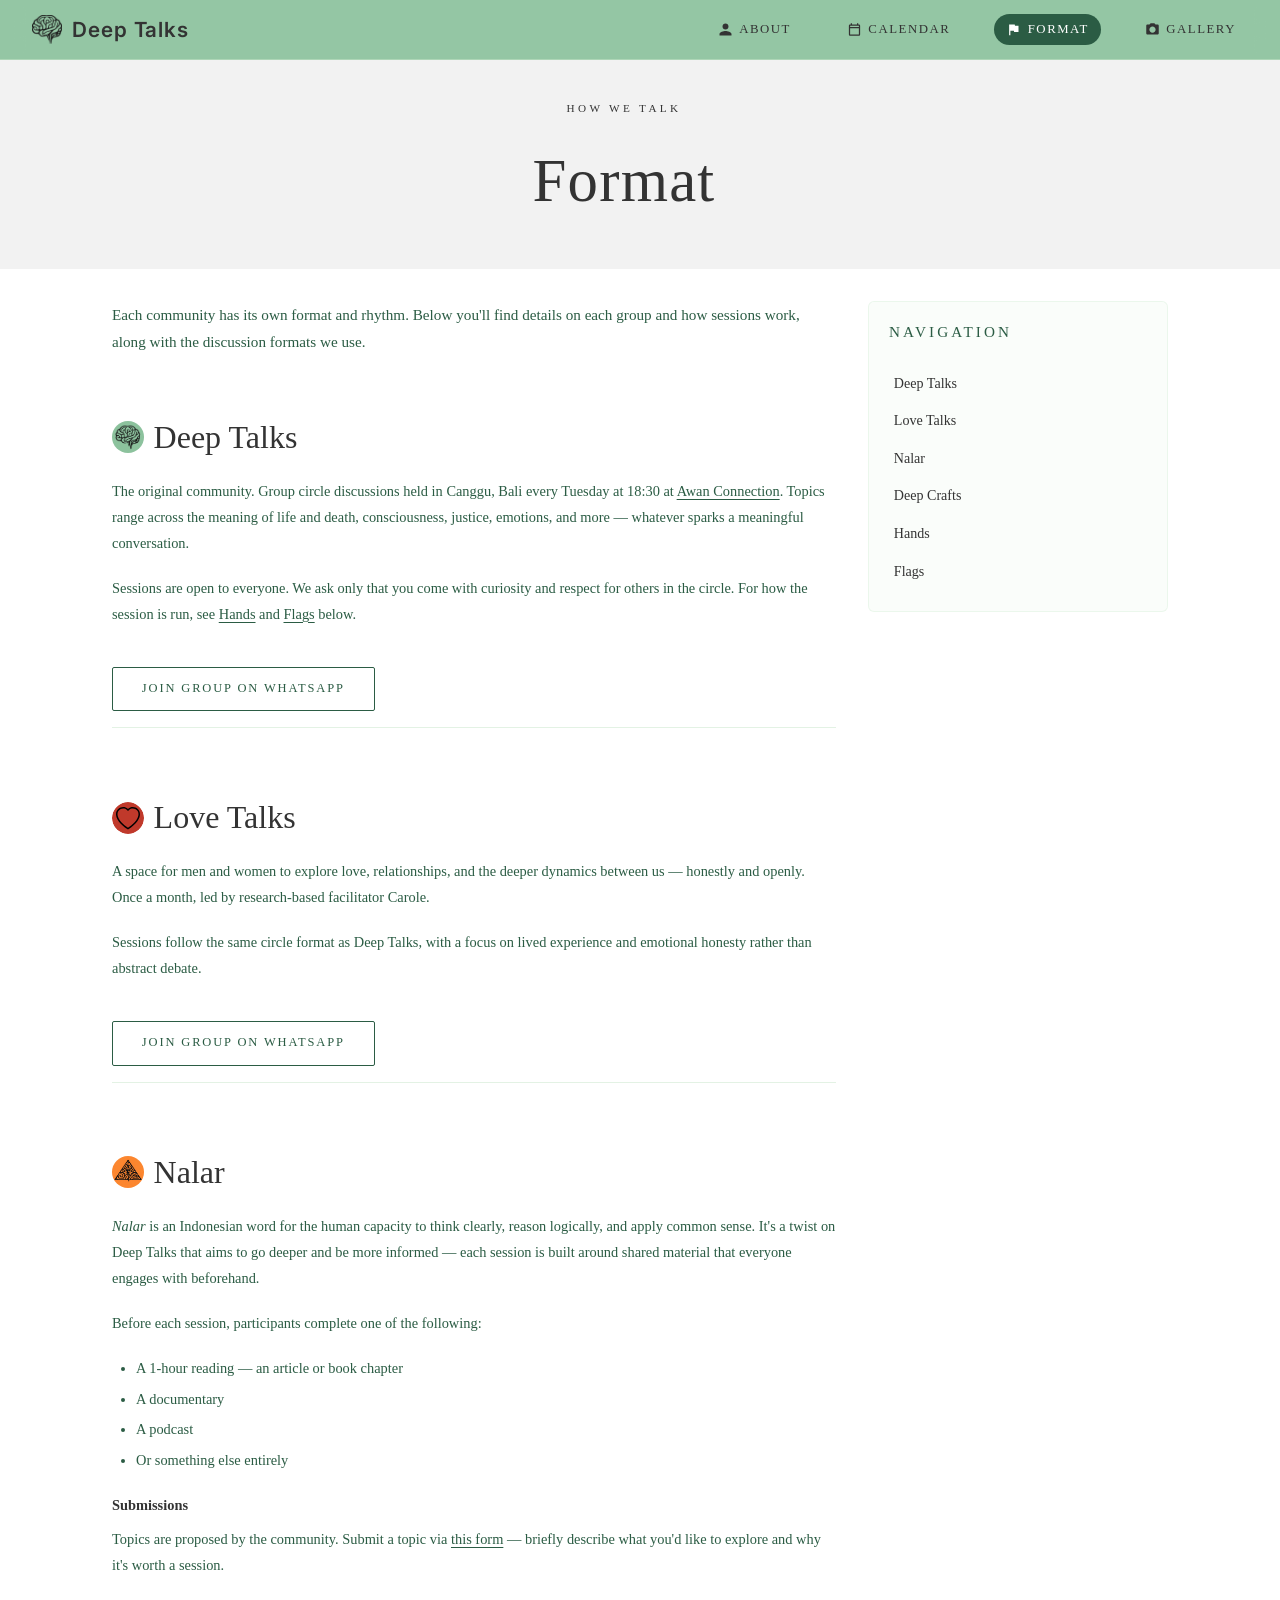
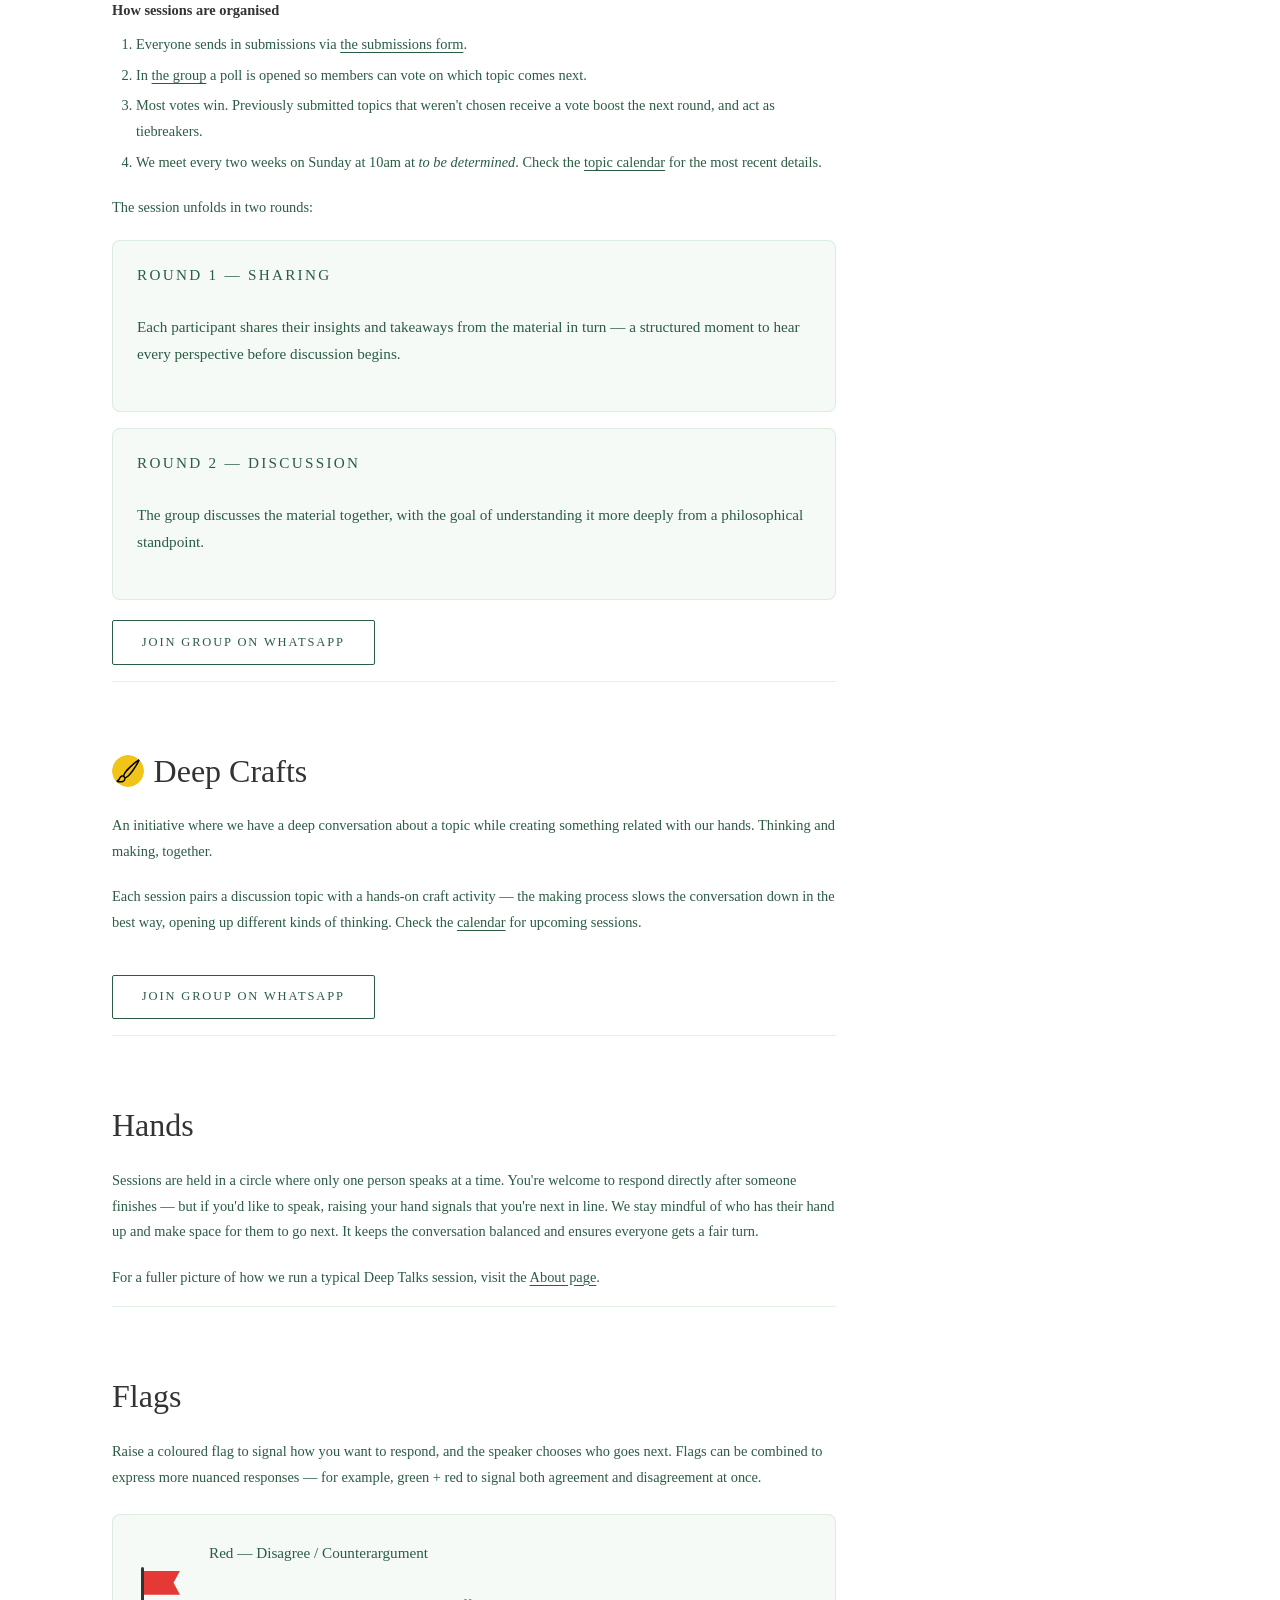
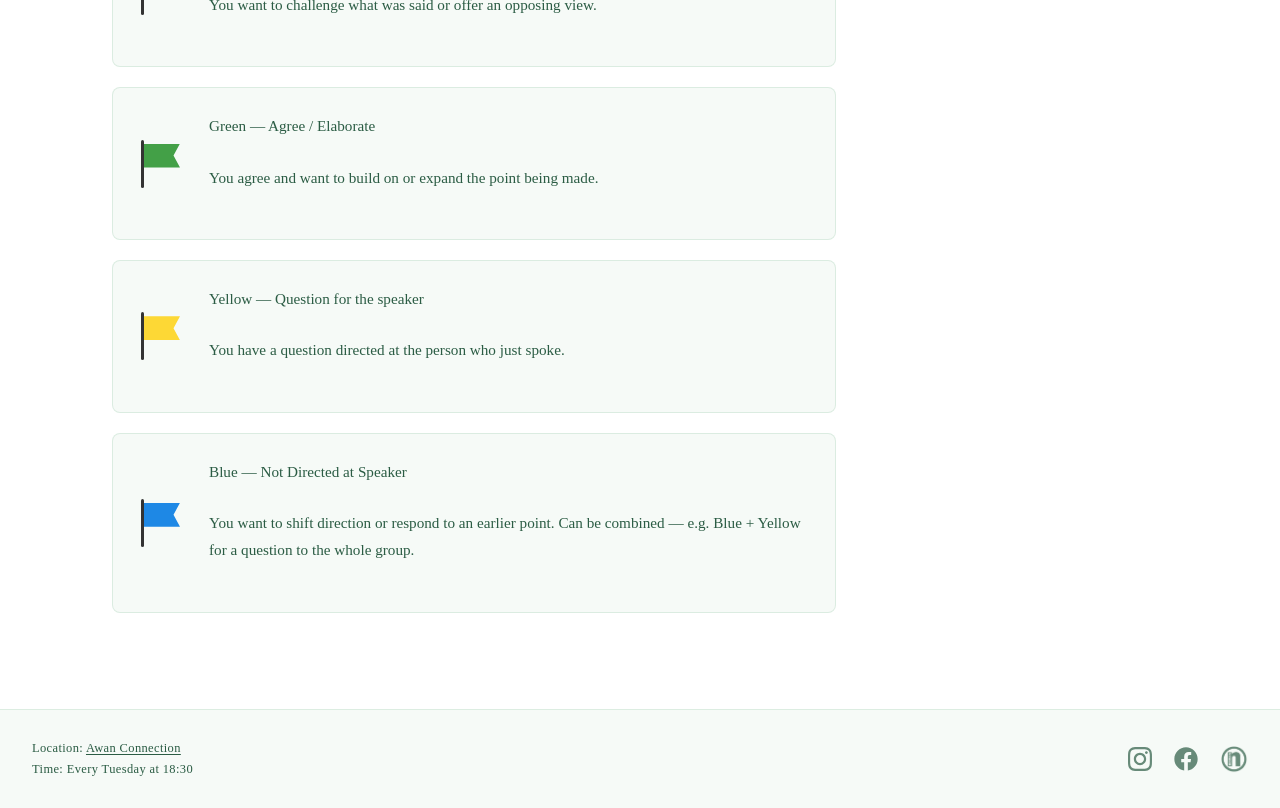
<file: format.html>
<!DOCTYPE html>
<html lang="en">
<head>
  <meta charset="UTF-8" />
  <meta name="viewport" content="width=device-width, initial-scale=1.0" />
  <title>Format — Deep Talks</title>
  <!-- Open Graph / Social sharing -->
  <meta property="og:type" content="website" />
  <meta property="og:title" content="Format — Deep Talks" />
  <meta property="og:description" content="Group circle discussions in Canggu, Bali. A community for meaningful conversations." />
  <meta property="og:url" content="https://deeptalkscanggu.github.io/format.html" />
  <meta property="og:image" content="https://deeptalkscanggu.github.io/images/deeptalks-green.webp" />
  <link rel="icon" href="images/favicon.webp" type="image/webp" />
  <link rel="preconnect" href="https://fonts.googleapis.com" />
  <link rel="preconnect" href="https://fonts.gstatic.com" crossorigin />
  <link rel="stylesheet" href="https://fonts.googleapis.com/css2?family=Inter:wght@400;600&display=swap" />
  <link rel="stylesheet" href="style.css" />
  <style>
    /* ── TOC ── */
    .toc {
      display: block;
      position: static;
      background: rgba(200,230,201,0.1);
      border: 1px solid rgba(200,230,201,0.3);
      border-radius: 6px;
      padding: 1.3rem 1.6rem;
      margin: 1.5rem 0 2.5rem;
    }
    .toc ol {
      list-style: none;
      padding: 0;
      counter-reset: toc-section;
    }
    .toc > ol > li { margin-bottom: 0.75rem; }
    .toc a {
      color: var(--grey-dark);
      text-decoration: none;
      font-size: 0.88rem;
      transition: background 0.25s, color 0.25s, padding 0.25s;
      border-radius: 4px;
      padding: 0.1rem 0.3rem;
    }
    .toc a:hover { background: var(--green-dark); color: white; padding: 0.2rem 0.5rem; }
    .toc-title {
      font-size: 0.65rem;
      letter-spacing: 0.2em;
      text-transform: uppercase;
      color: var(--grey-soft);
      margin-bottom: 0.75rem;
    }

    .format-page-hero {
      background: #f2f2f2;
      background-image: none;
      min-height: 200px;
      padding: calc(60px + 2.5rem) 2rem 2.5rem;
      margin-top: 0;
      justify-content: center;
      text-align: center;
      align-items: center;
    }
    .page-hero.format-page-hero .page-hero-eyebrow {
      color: var(--grey-dark);
      margin-bottom: 0.85rem;
    }
    .page-hero.format-page-hero h1 {
      color: var(--grey-dark);
    }

    .format-section { margin-bottom: 2rem; }
    .format-section:last-child { margin-bottom: 0; }
    .format-section h2 {
      font-family: 'Times New Roman', serif;
      font-size: 2rem;
      font-weight: 400;
      color: var(--grey-dark);
      margin-bottom: 1rem;
    }
    .format-section > p {
      color: var(--green-dark);
      font-size: 0.9rem;
      line-height: 1.8;
      margin-bottom: 1.2rem;
    }
    .format-intro {
      color: var(--green-dark);
      font-size: 0.9rem;
      line-height: 1.8;
      margin-bottom: 2rem;
    }

    @media (min-width: 980px) {
      .page-hero.format-page-hero {
        text-align: center;
        align-items: center;
        padding-left: 0;
      }

      .content-section {
        max-width: 1120px !important;
        margin: 0 auto;
        padding: 2rem 2rem 0 !important;
        display: grid;
        grid-template-columns: minmax(0, 1fr) 300px;
        grid-template-rows: auto;
        gap: 2rem;
        align-items: start;
      }

      .toc {
        margin: 0;
        position: sticky;
        top: 76px;
        align-self: start;
        grid-column: 2;
        grid-row: 1 / span 10;
        height: fit-content;
        padding: 1rem 1.25rem;
      }

      .format-intro { grid-column: 1; }
      .format-section { grid-column: 1; }
    }

    .mobile-toc-wrapper { display: none; }

    @media (max-width: 979px) {
      .page-hero.format-page-hero {
        min-height: 160px;
        padding: calc(60px + 2rem) 2rem 2rem;
      }
      .content-section {
        display: block;
        max-width: 820px;
        margin: 0 auto;
        padding: 1.5rem 2rem 2rem;
      }
      .toc { display: none; }
      .mobile-toc-wrapper {
        display: block;
        max-width: 820px;
        margin: 1.5rem auto;
        padding: 1.3rem 1.6rem;
        background: rgba(200,230,201,0.1);
        border: 1px solid rgba(200,230,201,0.3);
        border-radius: 6px;
      }
      .mobile-toc-wrapper .toc-title { text-align: right; font-size: 0.95rem; letter-spacing: 0.2em; text-transform: uppercase; color: var(--green-dark); margin-bottom: 0.75rem; }
      .mobile-toc-list { list-style: none; padding: 0; margin: 0; text-align: right; }
      .mobile-toc-list li { margin-bottom: 0.75rem; }
      .mobile-toc-list a { color: var(--grey-dark); text-decoration: none; font-size: 0.88rem; border-radius: 4px; padding: 0.1rem 0.3rem; transition: background 0.25s, color 0.25s, padding 0.25s; }
      .mobile-toc-list a:hover { background: var(--green-dark); color: white; padding: 0.2rem 0.5rem; }
    }

    .flags-grid {
      display: grid;
      gap: 1.25rem;
      margin-top: 1.5rem;
    }

    .flag-card {
      display: flex;
      align-items: center;
      gap: 1.5rem;
      background: rgba(140, 195, 158, 0.08);
      border: 1px solid rgba(140, 195, 158, 0.25);
      border-radius: 8px;
      padding: 1.5rem 1.75rem;
      transition: background 0.2s, border-color 0.2s;
    }

    .flag-card:hover {
      background: rgba(140, 195, 158, 0.14);
      border-color: rgba(140, 195, 158, 0.45);
    }

    .flag-icon {
      display: inline-flex;
      align-items: flex-start;
      flex-shrink: 0;
      width: 44px;
      height: 48px;
      position: relative;
    }

    .flag-icon::before {
      content: '';
      position: absolute;
      left: 0;
      top: 0;
      width: 3px;
      height: 100%;
      background: var(--grey-dark);
      border-radius: 2px;
    }

    .flag-icon::after {
      content: '';
      position: absolute;
      left: 3px;
      top: 4px;
      width: 36px;
      height: 24px;
      clip-path: polygon(0 0, 100% 0, 82% 50%, 100% 100%, 0 100%);
    }

    .flag-red::after    { background: #e53935; }
    .flag-green::after  { background: #43a047; }
    .flag-yellow::after { background: #fdd835; }
    .flag-blue::after   { background: #1e88e5; }

    .flag-label {
      font-family: 'Times New Roman', serif;
      font-size: 1.25rem;
      font-weight: 400;
      color: var(--grey-dark);
      margin-bottom: 0.3rem;
    }

    .flag-desc {
      font-size: 0.85rem;
      color: var(--green-dark);
      line-height: 1.55;
      margin: 0;
    }

    .format-list {
      list-style: disc;
      padding-left: 1.5rem;
      margin: 0.5rem 0 1.2rem;
    }
    .format-list li {
      color: var(--green-dark);
      font-size: 0.9rem;
      line-height: 1.8;
      margin-bottom: 0.3rem;
    }
    .round-cards {
      display: grid;
      gap: 1rem;
      margin-top: 1rem;
    }
    .round-card {
      background: rgba(140, 195, 158, 0.08);
      border: 1px solid rgba(140, 195, 158, 0.25);
      border-radius: 8px;
      padding: 1.25rem 1.5rem;
    }
    .round-label {
      font-size: 0.7rem;
      letter-spacing: 0.15em;
      text-transform: uppercase;
      color: var(--green-dark);
      margin-bottom: 0.4rem;
    }
    .round-desc {
      font-size: 0.9rem;
      color: var(--green-dark);
      line-height: 1.7;
      margin: 0;
    }

    .section-join-btn {
      display: inline-block;
      margin-top: 1.25rem;
    }

    .section-heading-with-logo {
      display: flex;
      align-items: center;
      gap: 0.6rem;
    }

    .section-logo {
      width: 2rem;
      height: 2rem;
      border-radius: 50%;
      object-fit: cover;
      flex-shrink: 0;
    }
  </style>
</head>
<body>

  <nav id="nav-root"></nav>

  <section class="page-hero format-page-hero">
    <p class="page-hero-eyebrow">How We Talk</p>
    <h1>Format</h1>
  </section>

  <div class="mobile-toc-wrapper">
    <p class="toc-title">Navigation</p>
    <ol class="mobile-toc-list">
      <li><a href="#deeptalks">Deep Talks</a></li>
      <li><a href="#lovetalks">Love Talks</a></li>
      <li><a href="#nalar">Nalar</a></li>
      <li><a href="#deepcrafts">Deep Crafts</a></li>
      <li><a href="#hands">Hands</a></li>
      <li><a href="#flags">Flags</a></li>
    </ol>
  </div>

  <div class="content-section">

    <!-- TABLE OF CONTENTS (desktop sidebar) -->
    <nav class="toc" aria-label="Table of contents">
      <p class="toc-title">Navigation</p>
      <ol>
        <li><a href="#deeptalks">Deep Talks</a></li>
        <li><a href="#lovetalks">Love Talks</a></li>
        <li><a href="#nalar">Nalar</a></li>
        <li><a href="#deepcrafts">Deep Crafts</a></li>
        <li><a href="#hands">Hands</a></li>
        <li><a href="#flags">Flags</a></li>
      </ol>
    </nav>

    <p class="format-intro">Each community has its own format and rhythm. Below you'll find details on each group and how sessions work, along with the discussion formats we use.</p>

    <!-- ── DEEP TALKS ── -->
    <div class="format-section" id="deeptalks">
      <h2 class="section-heading-with-logo">
        <img src="images/deeptalks-green.webp" alt="" class="section-logo" />
        Deep Talks
      </h2>
      <p>The original community. Group circle discussions held in Canggu, Bali every Tuesday at 18:30 at <a href="https://maps.app.goo.gl/g7SFhJDFu26mUhKx5" target="_blank" rel="noopener" style="color: var(--green-dark); text-underline-offset: 3px;">Awan Connection</a>. Topics range across the meaning of life and death, consciousness, justice, emotions, and more — whatever sparks a meaningful conversation.</p>
      <p>Sessions are open to everyone. We ask only that you come with curiosity and respect for others in the circle. For how the session is run, see <a href="#hands" style="color: var(--green-dark); text-underline-offset: 3px;">Hands</a> and <a href="#flags" style="color: var(--green-dark); text-underline-offset: 3px;">Flags</a> below.</p>
      <a class="btn-outline section-join-btn" data-wa-group="deeptalks" target="_blank" rel="noopener">Join Group on WhatsApp</a>
      <hr style="border: none; border-top: 1px solid rgba(200,230,201,0.5); margin: 1rem 0 0;" />
    </div>

    <!-- ── LOVE TALKS ── -->
    <div class="format-section" id="lovetalks">
      <h2 class="section-heading-with-logo">
        <svg class="section-logo" viewBox="0 0 64 64" xmlns="http://www.w3.org/2000/svg" aria-hidden="true">
          <circle cx="32" cy="32" r="32" fill="#c0392b"/>
          <g transform="translate(8, 10) scale(3)">
            <path d="m8 2.748-.717-.737C5.6.281 2.514.878 1.4 3.053c-.523 1.023-.641 2.5.314 4.385.92 1.815 2.834 3.989 6.286 6.357 3.452-2.368 5.365-4.542 6.286-6.357.955-1.885.838-3.362.314-4.385C13.486.878 10.4.281 8.748 2.013zM8 15C-7.333 4.868 3.279-3.04 7.824 1.143q.09.083.176.171a3 3 0 0 1 .176-.17C12.72-3.042 23.333 4.867 8 15" fill="#000"/>
          </g>
        </svg>
        Love Talks
      </h2>
      <p>A space for men and women to explore love, relationships, and the deeper dynamics between us — honestly and openly. Once a month, led by research-based facilitator Carole.</p>
      <p>Sessions follow the same circle format as Deep Talks, with a focus on lived experience and emotional honesty rather than abstract debate.</p>
      <a class="btn-outline section-join-btn" data-wa-group="lovetalks" target="_blank" rel="noopener">Join Group on WhatsApp</a>
      <hr style="border: none; border-top: 1px solid rgba(200,230,201,0.5); margin: 1rem 0 0;" />
    </div>

    <!-- ── NALAR ── -->
    <div class="format-section" id="nalar">
      <h2 class="section-heading-with-logo">
        <img src="images/nalar-logo.webp" alt="" class="section-logo" />
        Nalar
      </h2>
      <p><em>Nalar</em> is an Indonesian word for the human capacity to think clearly, reason logically, and apply common sense. It's a twist on Deep Talks that aims to go deeper and be more informed — each session is built around shared material that everyone engages with beforehand.</p>
      <p>Before each session, participants complete one of the following:</p>
      <ul class="format-list">
        <li>A 1-hour reading — an article or book chapter</li>
        <li>A documentary</li>
        <li>A podcast</li>
        <li>Or something else entirely</li>
      </ul>

      <p style="margin-bottom: 0.5rem;"><strong style="color: var(--grey-dark);">Submissions</strong></p>
      <p>Topics are proposed by the community. Submit a topic via <a href="nalar-submissions.html" style="color: var(--green-dark); text-underline-offset: 3px;">this form</a> — briefly describe what you'd like to explore and why it's worth a session.</p>

      <p style="margin-bottom: 0.5rem;"><strong style="color: var(--grey-dark);">How sessions are organised</strong></p>
      <ol class="format-list" style="list-style: decimal;">
        <li>Everyone sends in submissions via <a href="nalar-submissions.html" style="color: var(--green-dark); text-underline-offset: 3px;">the submissions form</a>.</li>
        <li>In <a data-wa-group="nalar" target="_blank" rel="noopener" style="color: var(--green-dark); text-underline-offset: 3px;">the group</a> a poll is opened so members can vote on which topic comes next.</li>
        <li>Most votes win. Previously submitted topics that weren't chosen receive a vote boost the next round, and act as tiebreakers.</li>
        <li>We meet every two weeks on Sunday at 10am at <i>to be determined</i>. Check the <a href="calendar.html" style="color: var(--green-dark); text-underline-offset: 3px;">topic calendar</a> for the most recent details.</li>
      </ol>

      <p>The session unfolds in two rounds:</p>
      <div class="round-cards">
        <div class="round-card">
          <p class="round-label">Round 1 — Sharing</p>
          <p class="round-desc">Each participant shares their insights and takeaways from the material in turn — a structured moment to hear every perspective before discussion begins.</p>
        </div>
        <div class="round-card">
          <p class="round-label">Round 2 — Discussion</p>
          <p class="round-desc">The group discusses the material together, with the goal of understanding it more deeply from a philosophical standpoint.</p>
        </div>
      </div>
      <a class="btn-outline section-join-btn" data-wa-group="nalar" target="_blank" rel="noopener">Join Group on WhatsApp</a>
      <hr style="border: none; border-top: 1px solid rgba(200,230,201,0.5); margin: 1rem 0 0;" />
    </div>

    <!-- ── DEEP CRAFTS ── -->
    <div class="format-section" id="deepcrafts">
      <h2 class="section-heading-with-logo">
        <svg class="section-logo" viewBox="0 0 64 64" xmlns="http://www.w3.org/2000/svg" aria-hidden="true">
          <circle cx="32" cy="32" r="32" fill="#f0c419"/>
          <g transform="translate(8, 8) scale(3)">
            <path d="M15.825.12a.5.5 0 0 1 .132.584c-1.53 3.43-4.743 8.17-7.095 10.64a6.1 6.1 0 0 1-2.373 1.534c-.018.227-.06.538-.16.868-.201.659-.667 1.479-1.708 1.74a8.1 8.1 0 0 1-3.078.132 4 4 0 0 1-.562-.135 1.4 1.4 0 0 1-.466-.247.7.7 0 0 1-.204-.288.62.62 0 0 1 .004-.443c.095-.245.316-.38.461-.452.394-.197.625-.453.867-.826.095-.144.184-.297.287-.472l.117-.198c.151-.255.326-.54.546-.848.528-.739 1.201-.925 1.746-.896q.19.012.348.048c.062-.172.142-.38.238-.608.261-.619.658-1.419 1.187-2.069 2.176-2.67 6.18-6.206 9.117-8.104a.5.5 0 0 1 .596.04M4.705 11.912a1.2 1.2 0 0 0-.419-.1c-.246-.013-.573.05-.879.479-.197.275-.355.532-.5.777l-.105.177c-.106.181-.213.362-.32.528a3.4 3.4 0 0 1-.76.861c.69.112 1.736.111 2.657-.12.559-.139.843-.569.993-1.06a3 3 0 0 0 .126-.75zm1.44.026c.12-.04.277-.1.458-.183a5.1 5.1 0 0 0 1.535-1.1c1.9-1.996 4.412-5.57 6.052-8.631-2.59 1.927-5.566 4.66-7.302 6.792-.442.543-.795 1.243-1.042 1.826-.121.288-.214.54-.275.72v.001l.575.575zm-4.973 3.04.007-.005zm3.582-3.043.002.001h-.002z" fill="#000"/>
          </g>
        </svg>
        Deep Crafts
      </h2>
      <p>An initiative where we have a deep conversation about a topic while creating something related with our hands. Thinking and making, together.</p>
      <p>Each session pairs a discussion topic with a hands-on craft activity — the making process slows the conversation down in the best way, opening up different kinds of thinking. Check the <a href="calendar.html" style="color: var(--green-dark); text-underline-offset: 3px;">calendar</a> for upcoming sessions.</p>
      <a class="btn-outline section-join-btn" data-wa-group="deepcrafts" target="_blank" rel="noopener">Join Group on WhatsApp</a>
      <hr style="border: none; border-top: 1px solid rgba(200,230,201,0.5); margin: 1rem 0 0;" />
    </div>

    <!-- ── HANDS ── -->
    <div class="format-section" id="hands">
      <h2>Hands</h2>
      <p>Sessions are held in a circle where only one person speaks at a time. You're welcome to respond directly after someone finishes — but if you'd like to speak, raising your hand signals that you're next in line. We stay mindful of who has their hand up and make space for them to go next. It keeps the conversation balanced and ensures everyone gets a fair turn.</p>
      <p style="margin-bottom: 0;">For a fuller picture of how we run a typical Deep Talks session, visit the <a href="about.html" style="color: var(--green-dark); text-underline-offset: 3px;">About page</a>.</p>
      <hr style="border: none; border-top: 1px solid rgba(200,230,201,0.5); margin: 1rem 0 0;" />
    </div>

    <!-- ── FLAGS ── -->
    <div class="format-section" id="flags">
      <h2>Flags</h2>
      <p>Raise a coloured flag to signal how you want to respond, and the speaker chooses who goes next. Flags can be combined to express more nuanced responses — for example, green + red to signal both agreement and disagreement at once.</p>

      <div class="flags-grid">
        <div class="flag-card">
          <span class="flag-icon flag-red"></span>
          <div>
            <p class="flag-label">Red — Disagree / Counterargument</p>
            <p class="flag-desc">You want to challenge what was said or offer an opposing view.</p>
          </div>
        </div>

        <div class="flag-card">
          <span class="flag-icon flag-green"></span>
          <div>
            <p class="flag-label">Green — Agree / Elaborate</p>
            <p class="flag-desc">You agree and want to build on or expand the point being made.</p>
          </div>
        </div>

        <div class="flag-card">
          <span class="flag-icon flag-yellow"></span>
          <div>
            <p class="flag-label">Yellow — Question for the speaker</p>
            <p class="flag-desc">You have a question directed at the person who just spoke.</p>
          </div>
        </div>

        <div class="flag-card">
          <span class="flag-icon flag-blue"></span>
          <div>
            <p class="flag-label">Blue — Not Directed at Speaker</p>
            <p class="flag-desc">You want to shift direction or respond to an earlier point. Can be combined — e.g. Blue + Yellow for a question to the whole group.</p>
          </div>
        </div>
      </div>
    </div>

  </div><!-- /.content-section -->

  <footer id="footer-root"></footer>
  <script src="js/components.js"></script>
  <script src="js/links.js"></script>
</body>
</html>
</file>
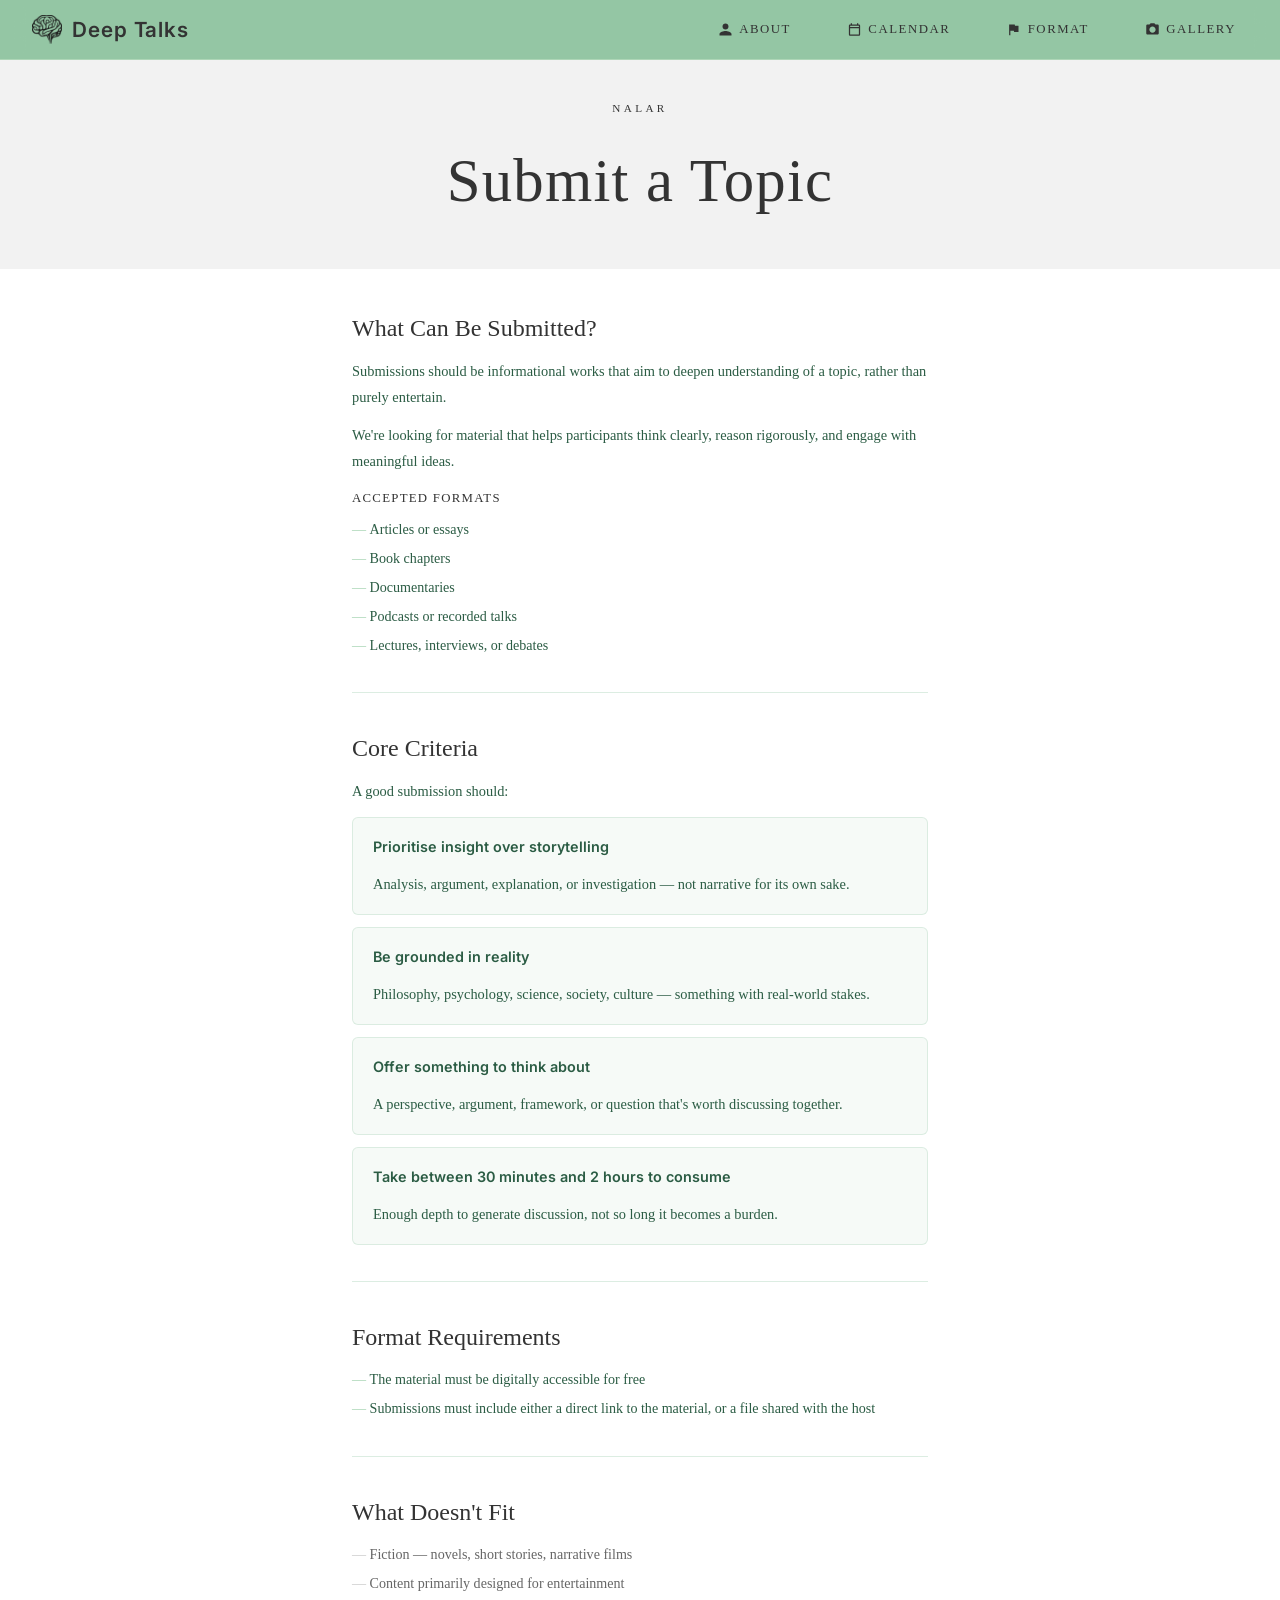
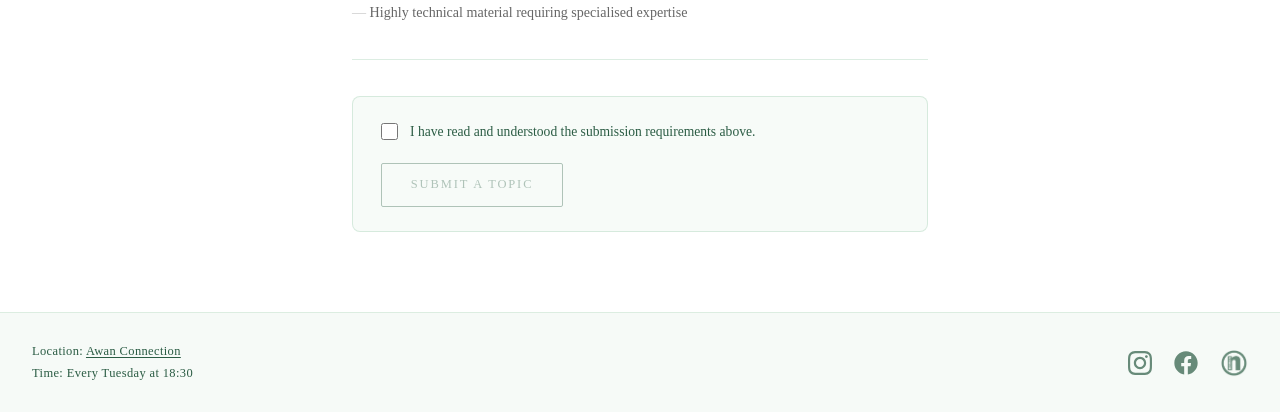
<file: nalar-submissions.html>
<!DOCTYPE html>
<html lang="en">
<head>
  <meta charset="UTF-8" />
  <meta name="viewport" content="width=device-width, initial-scale=1.0" />
  <title>Nalar Submissions — Deep Talks</title>
  <meta property="og:type" content="website" />
  <meta property="og:title" content="Nalar Submissions — Deep Talks" />
  <meta property="og:description" content="Submit a topic for the next Nalar session." />
  <meta property="og:url" content="https://deeptalkscanggu.github.io/nalar-submissions.html" />
  <meta property="og:image" content="https://deeptalkscanggu.github.io/images/deeptalks-green.webp" />
  <link rel="icon" href="images/favicon.webp" type="image/webp" />
  <link rel="preconnect" href="https://fonts.googleapis.com" />
  <link rel="preconnect" href="https://fonts.gstatic.com" crossorigin />
  <link rel="stylesheet" href="https://fonts.googleapis.com/css2?family=Inter:wght@400;600&display=swap" />
  <link rel="stylesheet" href="style.css" />
  <style>
    .sub-page-hero {
      background: #f2f2f2;
      background-image: none;
      min-height: 200px;
      padding: calc(60px + 2.5rem) 2rem 2.5rem;
      justify-content: center;
      text-align: center;
      align-items: center;
    }
    .page-hero.sub-page-hero .page-hero-eyebrow { color: var(--grey-dark); margin-bottom: 0.85rem; }
    .page-hero.sub-page-hero h1 { color: var(--grey-dark); }

    @media (max-width: 979px) {
      .page-hero.sub-page-hero { min-height: 160px; padding: calc(60px + 2rem) 2rem 2rem; }
    }

    /* ── Content ── */
    .sub-content {
      max-width: 640px;
      margin: 0 auto;
      padding: 2.5rem 2rem 5rem;
    }

    .sub-section {
      margin-bottom: 2.25rem;
    }

    .sub-section h2 {
      font-family: 'Times New Roman', serif;
      font-size: 1.5rem;
      font-weight: 400;
      color: var(--grey-dark);
      margin-bottom: 0.75rem;
    }

    .sub-section p {
      font-size: 0.9rem;
      color: var(--green-dark);
      line-height: 1.8;
      margin-bottom: 0.75rem;
    }

    .sub-section p:last-child { margin-bottom: 0; }

    .sub-list {
      list-style: none;
      padding: 0;
      margin: 0.5rem 0 0;
      display: flex;
      flex-direction: column;
      gap: 0.4rem;
    }

    .sub-list li {
      font-size: 0.88rem;
      color: var(--green-dark);
      line-height: 1.6;
      padding-left: 1.1rem;
      position: relative;
    }

    .sub-list li::before {
      content: '—';
      position: absolute;
      left: 0;
      color: var(--green-deep);
    }

    /* Criteria cards */
    .criteria-grid {
      display: flex;
      flex-direction: column;
      gap: 0.75rem;
      margin-top: 0.75rem;
    }

    .criterion {
      background: rgba(140, 195, 158, 0.08);
      border: 1px solid rgba(140, 195, 158, 0.25);
      border-radius: 6px;
      padding: 1rem 1.25rem;
    }

    .criterion-title {
      font-size: 0.88rem;
      font-weight: 600;
      color: var(--grey-dark);
      margin-bottom: 0.25rem;
      font-family: 'Inter', sans-serif;
    }

    .criterion-desc {
      font-size: 0.82rem;
      color: var(--green-dark);
      line-height: 1.6;
      margin: 0;
    }

    /* Doesn't fit — muted */
    .no-list li { color: var(--grey-mid); }
    .no-list li::before { color: var(--grey-light); }

    /* Divider */
    .sub-divider {
      border: none;
      border-top: 1px solid rgba(140, 195, 158, 0.3);
      margin: 0 0 2.25rem;
    }

    /* Confirm + submit */
    .submit-area {
      background: rgba(140, 195, 158, 0.07);
      border: 1px solid rgba(140, 195, 158, 0.3);
      border-radius: 8px;
      padding: 1.5rem 1.75rem;
      display: flex;
      flex-direction: column;
      gap: 1.25rem;
    }

    .confirm-label {
      display: flex;
      align-items: flex-start;
      gap: 0.75rem;
      cursor: pointer;
      user-select: none;
    }

    .confirm-label input[type="checkbox"] {
      flex-shrink: 0;
      width: 17px;
      height: 17px;
      margin-top: 2px;
      accent-color: var(--green-dark);
      cursor: pointer;
    }

    .confirm-label span {
      font-size: 0.85rem;
      color: var(--green-dark);
      line-height: 1.6;
    }

    .btn-submit {
      display: inline-block;
      padding: 0.7rem 1.8rem;
      border: 1px solid var(--green-dark);
      color: var(--green-dark);
      text-decoration: none;
      font-family: 'Times New Roman', serif;
      font-size: 0.78rem;
      font-weight: 400;
      letter-spacing: 0.15em;
      text-transform: uppercase;
      border-radius: 2px;
      transition: background 0.25s, border-color 0.25s, color 0.25s, opacity 0.25s;
      cursor: not-allowed;
      background: transparent;
      opacity: 0.35;
      align-self: flex-start;
      pointer-events: none;
    }

    .btn-submit.active {
      opacity: 1;
      cursor: pointer;
      pointer-events: auto;
    }

    .btn-submit.active:hover {
      background: var(--green-dark);
      color: white;
    }
  </style>
</head>
<body>

  <nav id="nav-root"></nav>

  <section class="page-hero sub-page-hero">
    <p class="page-hero-eyebrow">Nalar</p>
    <h1>Submit a Topic</h1>
  </section>

  <div class="sub-content">

    <!-- What can be submitted -->
    <div class="sub-section">
      <h2>What Can Be Submitted?</h2>
      <p>Submissions should be informational works that aim to deepen understanding of a topic, rather than purely entertain.</p>
      <p>We're looking for material that helps participants think clearly, reason rigorously, and engage with meaningful ideas.</p>
      <p style="margin-bottom: 0.4rem; color: var(--grey-dark); font-size: 0.8rem; letter-spacing: 0.1em; text-transform: uppercase;">Accepted formats</p>
      <ul class="sub-list">
        <li>Articles or essays</li>
        <li>Book chapters</li>
        <li>Documentaries</li>
        <li>Podcasts or recorded talks</li>
        <li>Lectures, interviews, or debates</li>
      </ul>
    </div>

    <hr class="sub-divider" />

    <!-- Core criteria -->
    <div class="sub-section">
      <h2>Core Criteria</h2>
      <p>A good submission should:</p>
      <div class="criteria-grid">
        <div class="criterion">
          <p class="criterion-title">Prioritise insight over storytelling</p>
          <p class="criterion-desc">Analysis, argument, explanation, or investigation — not narrative for its own sake.</p>
        </div>
        <div class="criterion">
          <p class="criterion-title">Be grounded in reality</p>
          <p class="criterion-desc">Philosophy, psychology, science, society, culture — something with real-world stakes.</p>
        </div>
        <div class="criterion">
          <p class="criterion-title">Offer something to think about</p>
          <p class="criterion-desc">A perspective, argument, framework, or question that's worth discussing together.</p>
        </div>
        <div class="criterion">
          <p class="criterion-title">Take between 30 minutes and 2 hours to consume</p>
          <p class="criterion-desc">Enough depth to generate discussion, not so long it becomes a burden.</p>
        </div>
      </div>
    </div>

    <hr class="sub-divider" />

    <!-- Format requirements -->
    <div class="sub-section">
      <h2>Format Requirements</h2>
      <ul class="sub-list">
        <li>The material must be digitally accessible for free</li>
        <li>Submissions must include either a direct link to the material, or a file shared with the host</li>
      </ul>
    </div>

    <hr class="sub-divider" />

    <!-- What doesn't fit -->
    <div class="sub-section">
      <h2>What Doesn't Fit</h2>
      <ul class="sub-list no-list">
        <li>Fiction — novels, short stories, narrative films</li>
        <li>Content primarily designed for entertainment</li>
        <li>Highly technical material requiring specialised expertise</li>
      </ul>
    </div>

    <hr class="sub-divider" />

    <!-- Confirm + submit -->
    <div class="submit-area">
      <label class="confirm-label">
        <input type="checkbox" id="confirm-read" />
        <span>I have read and understood the submission requirements above.</span>
      </label>
      <a id="submit-btn" class="btn-submit" href="https://docs.google.com/forms/d/e/1FAIpQLSfetCjBGXI0pkl9N-r7ComD7N93AQkwQ43oZlq-_-NBQ6iVfg/viewform?usp=sharing&ouid=108795890761694475453" target="_blank" rel="noopener">Submit a Topic</a>
    </div>

  </div>

  <footer id="footer-root"></footer>

  <script>
    var checkbox = document.getElementById('confirm-read');
    var btn = document.getElementById('submit-btn');
    checkbox.addEventListener('change', function () {
      btn.classList.toggle('active', checkbox.checked);
    });
  </script>

  <script src="js/components.js"></script>
</body>
</html>
</file>
<file: style.css>
:root {
  --green-deep:   #a8d5b5;
  --green-mid:    #c8e6c9;
  --green-soft:   #dcedc8;
  --green-accent: #e8f5e8;
  --green-light:  #f1f8e9;
  --green-dark:   #2b5c44;
  --grey-dark:    #333333;
  --grey-mid:     #666666;
  --grey-soft:    #999999;
  --grey-light:   #cccccc;
  --cream:        #ffffff;
  --white:        #ffffff;
}

*, *::before, *::after { box-sizing: border-box; margin: 0; padding: 0; }

html { scroll-behavior: smooth; }

body {
  font-family: 'Times New Roman', serif;
  background: var(--cream);
  color: var(--grey-dark);
  min-height: 100vh;
  line-height: 1.6;
}

/* ── NAV ── */
nav {
  position: fixed;
  top: 0; left: 0; right: 0;
  z-index: 100;
  background: rgba(140, 195, 158, 0.92);
  backdrop-filter: blur(12px);
  border-bottom: 1px solid rgba(200, 230, 201, 0.5);
  padding: 0 2rem;
  height: 60px;
  display: flex;
  align-items: center;
  justify-content: space-between;
}

.nav-brand {
  display: flex;
  align-items: center;
  gap: 0.65rem;
  font-family: 'Inter', 'Helvetica Neue', 'Times New Roman', sans-serif;
  font-size: 1.3rem;
  font-weight: 600;
  color: var(--grey-dark);
  text-decoration: none;
  letter-spacing: 0.04em;
}

.nav-brand img {
  width: 30px;
  height: auto;
  display: block;
}

.nav-links {
  display: flex;
  gap: 2rem;
  list-style: none;
  align-items: center;
}

.nav-links a {
  display: flex;
  align-items: center;
  gap: 0.4rem;
  color: var(--grey-dark);
  text-decoration: none;
  font-size: 0.8rem;
  font-weight: 400;
  letter-spacing: 0.12em;
  text-transform: uppercase;
  padding: 0.35rem 0.75rem;
  border-radius: 999px;
  transition: background 0.25s, color 0.25s;
}

.nav-links a svg {
  width: 15px;
  height: 15px;
  fill: currentColor;
  flex-shrink: 0;
  transition: fill 0.25s;
}

.nav-links a:hover,
.nav-links a.nav-active {
  color: white;
  background: var(--green-dark);
}

.hamburger {
  display: none;
}

.nav-toggle {
  position: absolute;
  left: -9999px;
}

/* ── HERO ── */
.hero {
  min-height: 100vh;
  background: #ffffff;
  display: flex;
  flex-direction: column;
  align-items: center;
  justify-content: center;
  padding: 80px 2rem 4rem;
  text-align: center;
  position: relative;
  overflow: hidden;
}

.hero::before {
  content: '';
  position: absolute;
  inset: 0;
  background-image:
    radial-gradient(circle at 1px 1px, rgba(200,230,201,0.1) 1px, transparent 0);
  background-size: 40px 40px;
  pointer-events: none;
}

.hero-logo {
  width: min(160px, 34vw);
  height: auto;
  padding: 1rem;
  margin-top: 2rem;
  margin-bottom: 2rem;
  border-radius: 50%;
  background: rgba(140, 195, 158, 1);
  border: 2px solid rgba(140, 195, 158, 1);
  display: block;
  box-shadow: 0 0 60px rgba(140, 195, 158, 0.25);
  animation: fadeUp 0.9s ease both;
}

.hero h1 {
  font-family: 'Times New Roman', serif;
  font-size: clamp(2.8rem, 7vw, 5rem);
  font-weight: 300;
  letter-spacing: 0.02em;
  line-height: 1.1;
  color: var(--grey-dark);
  margin-bottom: 0.4rem;
  animation: fadeUp 0.9s 0.15s ease both;
}

.hero h1 em {
  font-style: italic;
  color: var(--green-dark);
}

.hero-tagline {
  font-size: 0.85rem;
  letter-spacing: 0.2em;
  text-transform: uppercase;
  color: var(--grey-mid);
  margin-top: 1.5rem;
  margin-bottom: 1.5rem;
  animation: fadeUp 0.9s 0.25s ease both;
}

.hero-buttons {
  display: flex;
  gap: 1rem;
  justify-content: center;
  flex-wrap: wrap;
  margin-bottom: 3rem;
  animation: fadeUp 0.9s 0.4s ease both;
}

/* ── HERO NAV BUTTONS ── */
.hero-nav {
  display: flex;
  gap: 1rem;
  flex-wrap: wrap;
  justify-content: center;
  margin-bottom: 5rem;
  animation: fadeUp 0.9s 0.35s ease both;
}

.btn-outline {
  display: inline-block;
  padding: 0.7rem 1.8rem;
  border: 1px solid var(--green-dark);
  color: var(--green-dark);
  text-decoration: none;
  font-family: 'Times New Roman', serif;
  font-size: 0.78rem;
  font-weight: 400;
  letter-spacing: 0.15em;
  text-transform: uppercase;
  border-radius: 2px;
  transition: background 0.25s, border-color 0.25s, color 0.25s, transform 0.2s;
  cursor: pointer;
  background: transparent;
}

.btn-outline:hover {
  background: var(--green-dark);
  border-color: var(--green-dark);
  color: white;
  transform: translateY(-2px);
}

.btn-solid {
  display: inline-block;
  padding: 0.7rem 1.8rem;
  background: var(--green-mid);
  border: 1px solid var(--green-mid);
  color: var(--green-dark);
  text-decoration: none;
  font-family: 'Times New Roman', serif;
  font-size: 0.78rem;
  font-weight: 500;
  letter-spacing: 0.12em;
  text-transform: uppercase;
  border-radius: 2px;
  transition: background 0.25s, transform 0.2s;
  cursor: pointer;
}

button.btn-solid {
  border: none;
  background: none;
  padding: 0;
  font: inherit;
  cursor: pointer;
}

.btn-solid:hover {
  background: var(--green-dark);
  color: white;
  transform: translateY(-2px);
}

/* ── DIVIDER ── */
.section-divider {
  text-align: center;
  margin-bottom: 2rem;
}

.section-divider span {
  font-size: 0.7rem;
  letter-spacing: 0.3em;
  text-transform: uppercase;
  color: var(--green-mid);
}

/* ── COMMUNITY CARDS ── */
.communities {
  width: 100%;
  max-width: 760px;
  margin: 0 auto;
  animation: fadeUp 0.9s 0.5s ease both;
}

.communities-divider {
  border: none;
  border-top: 1px solid rgba(140, 195, 158, 0.35);
  margin: 0 auto 2rem;
  width: 60%;
}

.communities-title {
  font-family: 'Times New Roman', serif;
  font-size: 1.1rem;
  font-weight: 300;
  letter-spacing: 0.25em;
  text-transform: uppercase;
  color: var(--grey-mid);
  text-align: center;
  margin-bottom: 1.5rem;
}

/* ── CAROUSEL ── */
.carousel {
  position: relative;
}

/* Arrows + dots in a single centred row */
.carousel-nav {
  display: flex;
  align-items: center;
  justify-content: center;
  gap: 0.75rem;
  margin-bottom: 1.25rem;
}

.carousel-dots {
  display: flex;
  align-items: center;
  gap: 0.5rem;
}

.carousel-dot {
  width: 9px;
  height: 9px;
  border-radius: 50%;
  border: 1.5px solid var(--green-dark);
  background: transparent;
  cursor: pointer;
  transition: background 0.2s, transform 0.2s;
  padding: 0;
}

.carousel-dot.active {
  background: var(--green-dark);
  transform: scale(1.25);
}

.carousel-viewport {
  overflow: hidden;
  border-radius: 6px;
}

.carousel-track {
  display: flex;
  transition: transform 0.38s cubic-bezier(0.4, 0, 0.2, 1);
  cursor: grab;
  user-select: none;
}

.carousel-track .community-card {
  flex: 0 0 100%;
  min-width: 0;
  border-radius: 6px;
}

.carousel-arrow {
  flex-shrink: 0;
  background: white;
  border: 1px solid rgba(140, 195, 158, 0.5);
  border-radius: 50%;
  width: 32px;
  height: 32px;
  display: flex;
  align-items: center;
  justify-content: center;
  cursor: pointer;
  color: var(--green-dark);
  font-size: 0.9rem;
  transition: background 0.2s, border-color 0.2s, color 0.2s;
  line-height: 1;
}

.carousel-arrow:hover {
  background: var(--green-dark);
  color: white;
  border-color: var(--green-dark);
}

/* ── COMMUNITY CARD ── */
.community-card {
  background: rgba(140, 195, 158, 0.08);
  border: 1px solid rgba(140, 195, 158, 0.25);
  padding: 1.75rem 1.5rem;
  display: flex;
  flex-direction: column;
  align-items: center;
  gap: 1.25rem;
  text-align: center;
  position: relative;
  overflow: hidden;
}

.community-card::before {
  content: '';
  position: absolute;
  inset: 0;
  background: linear-gradient(135deg, rgba(200,230,201,0.1) 0%, transparent 60%);
  opacity: 0;
  transition: opacity 0.3s;
  pointer-events: none;
}

.community-card:hover::before { opacity: 1; }

/* Card info — logo + title + desc, always centered */
.card-info {
  display: flex;
  flex-direction: column;
  align-items: center;
  gap: 0.75rem;
}

.card-logo {
  width: 64px;
  height: 64px;
  border-radius: 50%;
  object-fit: cover;
  flex-shrink: 0;
}

.card-badge {
  font-size: 0.65rem;
  letter-spacing: 0.2em;
  text-transform: uppercase;
  color: var(--green-dark);
  border: 1px solid rgba(200,230,201,0.5);
  padding: 0.2rem 0.7rem;
  border-radius: 20px;
}

.card-badge.spin-off { color: var(--grey-mid); border-color: rgba(204,204,204,0.5); }

.card-title {
  font-family: 'Times New Roman', serif;
  font-size: 1.9rem;
  font-weight: 400;
  color: var(--green-dark);
}

.card-desc {
  font-size: 0.8rem;
  color: var(--green-dark);
  line-height: 1.6;
  max-width: 380px;
}

/* QR + buttons: stacked vertically, centred */
.card-join {
  display: flex;
  flex-direction: column;
  align-items: center;
  gap: 0.75rem;
}

.qr-wrapper {
  background: white;
  padding: 8px;
  border-radius: 4px;
  display: inline-block;
  line-height: 0;
  flex-shrink: 0;
}

.card-actions {
  display: flex;
  flex-direction: column;
  gap: 0.6rem;
  width: 100%;
  max-width: 200px;
}

.card-actions .btn-outline {
  font-size: 0.7rem;
  padding: 0.5rem 0.9rem;
  letter-spacing: 0.1em;
  text-align: center;
  width: 100%;
}

/* Desktop: 3-column grid — info | qr | buttons */
@media (min-width: 641px) {
  .community-card {
    display: grid;
    grid-template-columns: 1fr auto auto;
    gap: 2rem;
    align-items: center;
    text-align: center;
    padding: 2rem 2.5rem;
  }

  /* info column: all content centred */
  .card-info {
    align-items: center;
    text-align: center;
  }

  .card-desc {
    max-width: none;
  }

  /* display:contents splits qr-wrapper and card-actions into separate grid columns */
  .card-join {
    display: contents;
  }

  .card-actions {
    max-width: 160px;
  }
}

/* ── INNER PAGE HERO ── */
.page-hero {
  min-height: 35vh;
  background:
    radial-gradient(ellipse 80% 80% at 50% 0%, rgba(200,230,201,0.5) 0%, transparent 70%),
    var(--cream);
  display: flex;
  flex-direction: column;
  align-items: center;
  justify-content: flex-end;
  padding: 80px 2rem 3rem;
  text-align: center;
  position: relative;
}

.page-hero::before {
  content: '';
  position: absolute;
  inset: 0;
  z-index: -1;
  background-image: radial-gradient(circle at 1px 1px, rgba(200,230,201,0.1) 1px, transparent 0);
  background-size: 40px 40px;
}

.page-hero-eyebrow {
  font-size: 0.7rem;
  letter-spacing: 0.3em;
  text-transform: uppercase;
  color: var(--green-mid);
  margin-bottom: 0.8rem;
}

.page-hero h1 {
  font-family: 'Times New Roman', serif;
  font-size: clamp(2.2rem, 6vw, 3.8rem);
  font-weight: 300;
  color: var(--grey-dark);
  letter-spacing: 0.02em;
}

/* ── CONTENT SECTION ── */
.content-section {
  max-width: 760px;
  margin: 0 auto;
  padding: 4rem 2rem 6rem;
}

.content-section h2 {
  font-family: 'Times New Roman', serif;
  font-size: 2rem;
  font-weight: 400;
  color: var(--grey-dark);
  margin-bottom: 1rem;
}

.content-section p {
  color: var(--green-dark);
  font-size: 0.95rem;
  line-height: 1.8;
  margin-bottom: 1.5rem;
}

.content-section .placeholder-box {
  background: rgba(200,230,201,0.1);
  border: 1px dashed rgba(200,230,201,0.3);
  border-radius: 6px;
  padding: 3rem 2rem;
  text-align: center;
  color: var(--grey-mid);
  font-size: 0.85rem;
  margin-bottom: 1.5rem;
}

/* ── FOOTER ── */
footer {
  background: rgba(140, 195, 158, 0.08);
  border-top: 1px solid rgba(140, 195, 158, 0.25);
  padding: 1.75rem 2rem;
  font-size: 0.75rem;
  color: var(--grey-dark);
  letter-spacing: 0.08em;
  display: flex;
  align-items: center;
  justify-content: space-between;
  gap: 1rem;
}

.footer-info {
  line-height: 1.7;
  color: var(--green-dark);
  font-size: 0.78rem;
  letter-spacing: 0.03em;
}

.footer-info a {
  color: var(--green-dark);
  text-decoration: underline;
  text-underline-offset: 2px;
}

.footer-info a:hover {
  color: var(--grey-dark);
}

@media (max-width: 679px) {
  footer {
    flex-direction: column;
    align-items: center;
    text-align: center;
    gap: 1rem;
  }
}

footer a { color: var(--grey-dark); text-decoration: none; }

.footer-icons {
  display: flex;
  align-items: center;
  gap: 1.25rem;
}

.footer-icon-link {
  display: flex;
  align-items: center;
  opacity: 0.7;
  transition: opacity 0.2s, transform 0.2s;
}

.footer-icon-link:hover {
  opacity: 1;
  transform: scale(1.1);
}

.footer-icon-link svg {
  width: 24px;
  height: 24px;
  fill: var(--green-dark);
}

.footer-icon-fb svg {
  width: 28px;
  height: 28px;
}

.footer-icon-link img {
  width: 28px;
  height: 28px;
  object-fit: contain;
}

/* ── MEDIA ── */
.media-grid {
  display: grid;
  grid-template-columns: repeat(auto-fill, minmax(220px, 1fr));
  gap: 1rem;
  margin-top: 2rem;
}

.media-item {
  aspect-ratio: 4/3;
  background: rgba(200,230,201,0.1);
  border: 1px dashed rgba(200,230,201,0.3);
  border-radius: 4px;
  display: flex;
  align-items: center;
  justify-content: center;
  color: var(--green-dark);
  font-size: 0.8rem;
}

/* ── TOPICS ── */
.topic-list {
  list-style: none;
  display: flex;
  flex-direction: column;
  gap: 1rem;
  margin-top: 2rem;
}

.topic-item {
  background: rgba(200,230,201,0.1);
  border-left: 3px solid var(--green-mid);
  border-radius: 0 4px 4px 0;
  padding: 1.2rem 1.5rem;
  display: flex;
  justify-content: space-between;
  align-items: center;
  gap: 1rem;
}

.topic-item h3 {
  font-family: 'Times New Roman', serif;
  font-size: 1.2rem;
  font-weight: 400;
  color: var(--grey-dark);
}

.topic-date {
  font-size: 0.72rem;
  color: var(--green-dark);
  white-space: nowrap;
  letter-spacing: 0.08em;
}

/* ── SCROLL OFFSET (fixed nav compensation) ── */
.format-section,
.about-section,
.about-divider {
  scroll-margin-top: 76px;
}

/* ── ANIMATIONS ── */
@keyframes fadeUp {
  from { opacity: 0; transform: translateY(24px); }
  to   { opacity: 1; transform: translateY(0); }
}

/* ── MOBILE ── */
@media (max-width: 640px) {
  .nav-links { display: none; }
  .hero-nav { flex-direction: column; align-items: center; }
  .btn-outline, .btn-solid { width: 100%; max-width: 280px; text-align: center; }
  .topic-item { flex-direction: column; align-items: flex-start; }
  .hamburger {
    display: flex;
    flex-direction: column;
    justify-content: space-between;
    width: 26px;
    height: 20px;
    cursor: pointer;
    margin-left: auto;
    flex-shrink: 0;
  }
  .hamburger span {
    display: block;
    height: 2px;
    width: 100%;
    background: var(--grey-dark);
    border-radius: 2px;
    transition: transform 0.3s ease, opacity 0.3s ease;
    transform-origin: center;
  }
  .nav-toggle:checked ~ .hamburger span:nth-child(1) {
    transform: translateY(9px) rotate(45deg);
  }
  .nav-toggle:checked ~ .hamburger span:nth-child(2) {
    opacity: 0;
    transform: scaleX(0);
  }
  .nav-toggle:checked ~ .hamburger span:nth-child(3) {
    transform: translateY(-9px) rotate(-45deg);
  }
  .nav-toggle { position: absolute; left: -9999px; }
  .nav-toggle:checked ~ .nav-links {
    display: flex;
    position: absolute;
    top: 60px;
    left: 0;
    right: 0;
    background: rgb(220, 242, 224);
    backdrop-filter: blur(12px);
    flex-direction: column;
    gap: 0;
    padding: 0;
    z-index: 99;
  }

  .nav-toggle:checked ~ .nav-links li {
    width: 100%;
  }

  .nav-toggle:checked ~ .nav-links li a {
    display: flex;
    flex-direction: row-reverse;
    justify-content: flex-start;
    align-items: center;
    width: 100%;
    padding: 0.75rem 1.25rem;
    border-radius: 0;
    box-sizing: border-box;
  }
}
</file>
